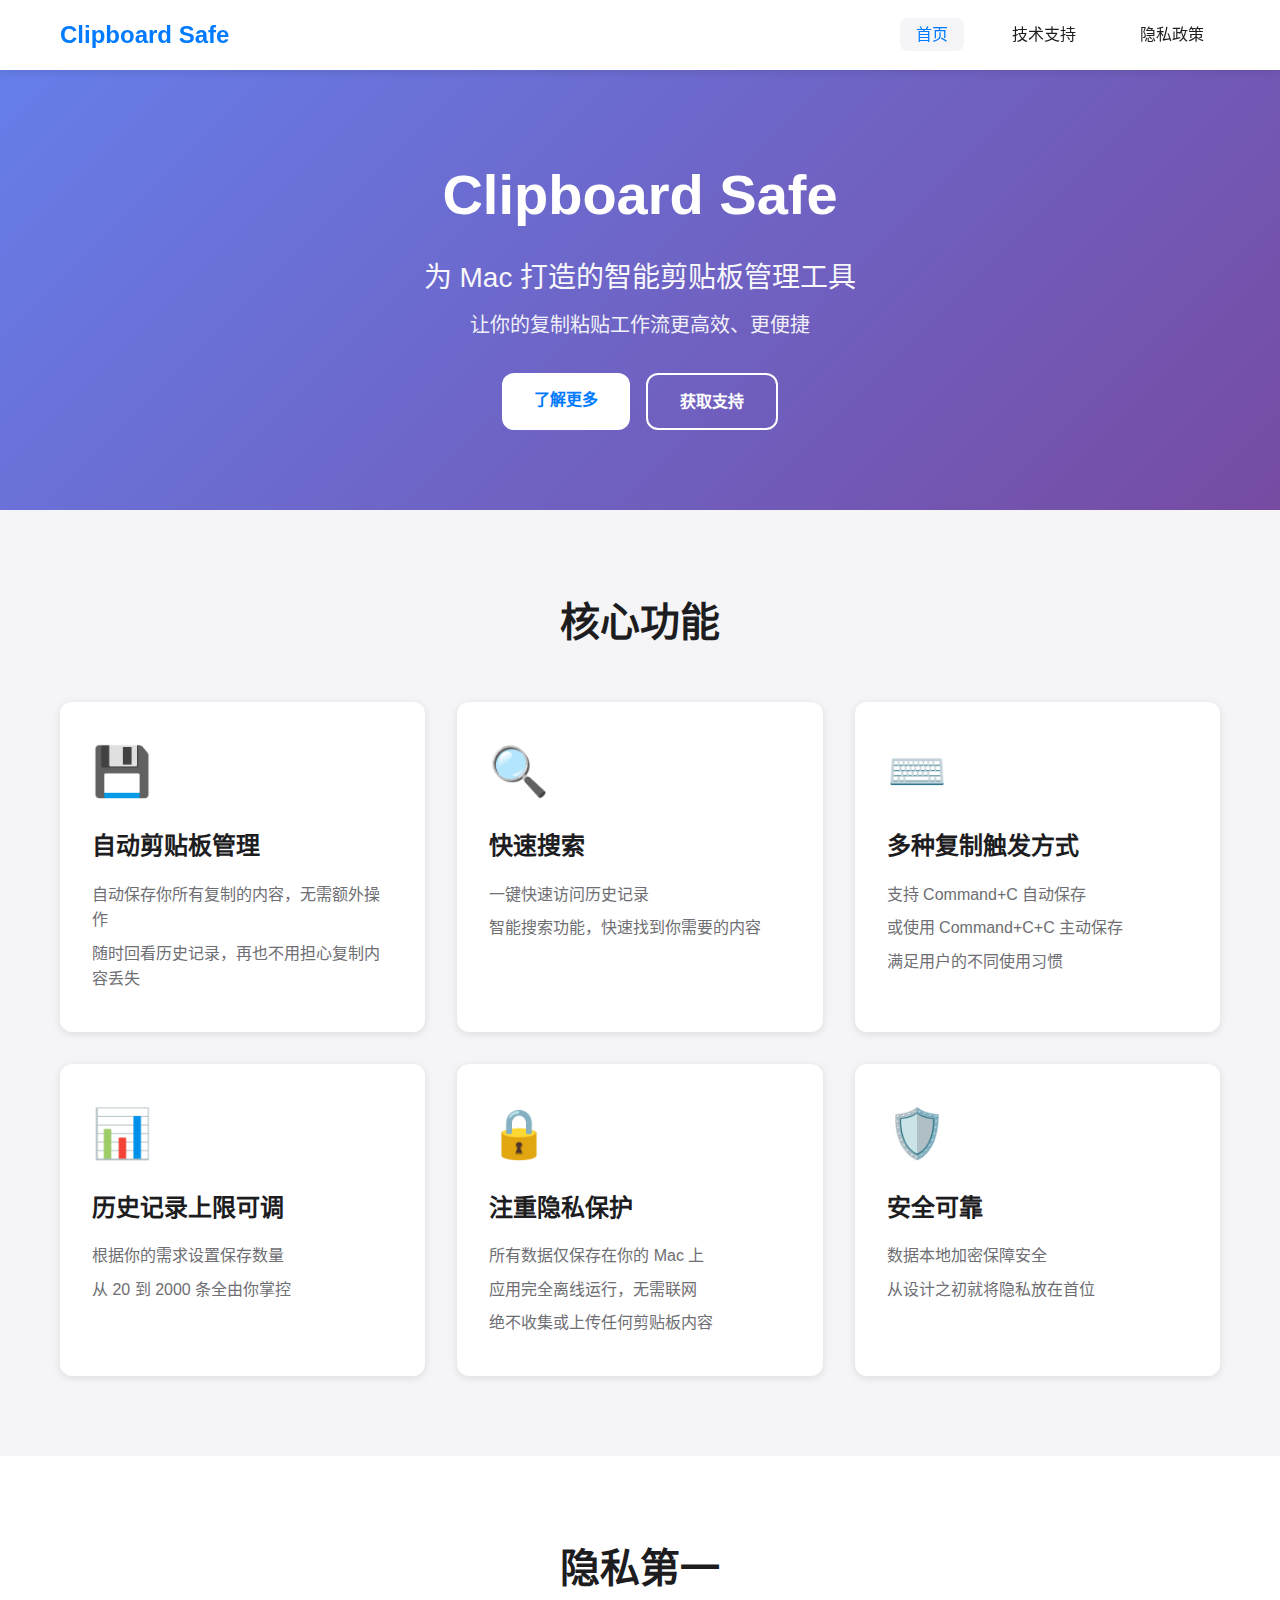
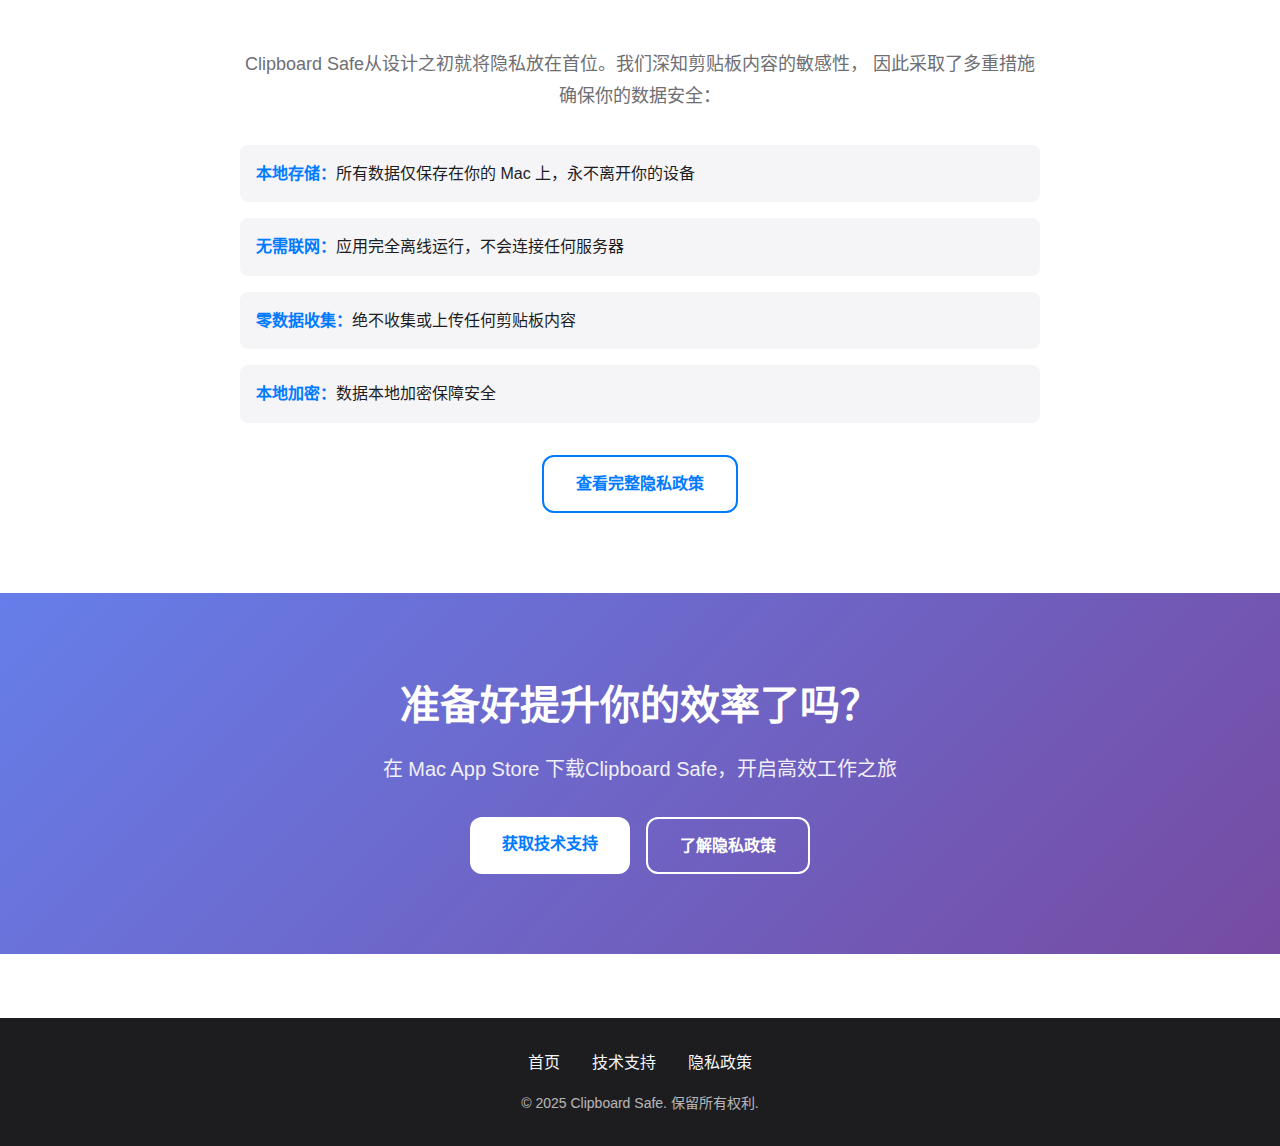
<file: index.html>
<!DOCTYPE html>
<html lang="zh-CN">
<head>
    <meta charset="UTF-8">
    <meta name="viewport" content="width=device-width, initial-scale=1.0">
    <title>Clipboard Safe - 智能剪贴板管理工具</title>
    <link rel="stylesheet" href="styles.css">
</head>
<body>
    <nav class="navbar">
        <div class="container">
            <div class="nav-brand">
                <h1>Clipboard Safe</h1>
            </div>
            <ul class="nav-menu">
                <li><a href="index.html" class="active">首页</a></li>
                <li><a href="support.html">技术支持</a></li>
                <li><a href="privacy.html">隐私政策</a></li>
            </ul>
        </div>
    </nav>

    <header class="hero">
        <div class="container">
            <div class="hero-content">
                <h1 class="hero-title">Clipboard Safe</h1>
                <p class="hero-subtitle">为 Mac 打造的智能剪贴板管理工具</p>
                <p class="hero-description">让你的复制粘贴工作流更高效、更便捷</p>
                <div class="hero-buttons">
                    <a href="#features" class="btn btn-primary">了解更多</a>
                    <a href="support.html" class="btn btn-secondary">获取支持</a>
                </div>
            </div>
        </div>
    </header>

    <section id="features" class="features">
        <div class="container">
            <h2 class="section-title">核心功能</h2>
            <div class="features-grid">
                <div class="feature-card">
                    <div class="feature-icon">💾</div>
                    <h3>自动剪贴板管理</h3>
                    <p>自动保存你所有复制的内容，无需额外操作</p>
                    <p>随时回看历史记录，再也不用担心复制内容丢失</p>
                </div>

                <div class="feature-card">
                    <div class="feature-icon">🔍</div>
                    <h3>快速搜索</h3>
                    <p>一键快速访问历史记录</p>
                    <p>智能搜索功能，快速找到你需要的内容</p>
                </div>

                <div class="feature-card">
                    <div class="feature-icon">⌨️</div>
                    <h3>多种复制触发方式</h3>
                    <p>支持 Command+C 自动保存</p>
                    <p>或使用 Command+C+C 主动保存</p>
                    <p>满足用户的不同使用习惯</p>
                </div>

                <div class="feature-card">
                    <div class="feature-icon">📊</div>
                    <h3>历史记录上限可调</h3>
                    <p>根据你的需求设置保存数量</p>
                    <p>从 20 到 2000 条全由你掌控</p>
                </div>

                <div class="feature-card">
                    <div class="feature-icon">🔒</div>
                    <h3>注重隐私保护</h3>
                    <p>所有数据仅保存在你的 Mac 上</p>
                    <p>应用完全离线运行，无需联网</p>
                    <p>绝不收集或上传任何剪贴板内容</p>
                </div>

                <div class="feature-card">
                    <div class="feature-icon">🛡️</div>
                    <h3>安全可靠</h3>
                    <p>数据本地加密保障安全</p>
                    <p>从设计之初就将隐私放在首位</p>
                </div>
            </div>
        </div>
    </section>

    <section class="privacy-highlight">
        <div class="container">
            <h2 class="section-title">隐私第一</h2>
            <div class="privacy-content">
                <p class="privacy-text">
                    Clipboard Safe从设计之初就将隐私放在首位。我们深知剪贴板内容的敏感性，
                    因此采取了多重措施确保你的数据安全：
                </p>
                <ul class="privacy-list">
                    <li><strong>本地存储：</strong>所有数据仅保存在你的 Mac 上，永不离开你的设备</li>
                    <li><strong>无需联网：</strong>应用完全离线运行，不会连接任何服务器</li>
                    <li><strong>零数据收集：</strong>绝不收集或上传任何剪贴板内容</li>
                    <li><strong>本地加密：</strong>数据本地加密保障安全</li>
                </ul>
                <a href="privacy.html" class="btn btn-outline">查看完整隐私政策</a>
            </div>
        </div>
    </section>

    <section class="cta">
        <div class="container">
            <h2>准备好提升你的效率了吗？</h2>
            <p>在 Mac App Store 下载Clipboard Safe，开启高效工作之旅</p>
            <div class="cta-buttons">
                <a href="support.html" class="btn btn-primary">获取技术支持</a>
                <a href="privacy.html" class="btn btn-secondary">了解隐私政策</a>
            </div>
        </div>
    </section>

    <footer class="footer">
        <div class="container">
            <div class="footer-content">
                <div class="footer-links">
                    <a href="index.html">首页</a>
                    <a href="support.html">技术支持</a>
                    <a href="privacy.html">隐私政策</a>
                </div>
                <p class="footer-copyright">© 2025 Clipboard Safe. 保留所有权利.</p>
            </div>
        </div>
    </footer>
</body>
</html>
</file>
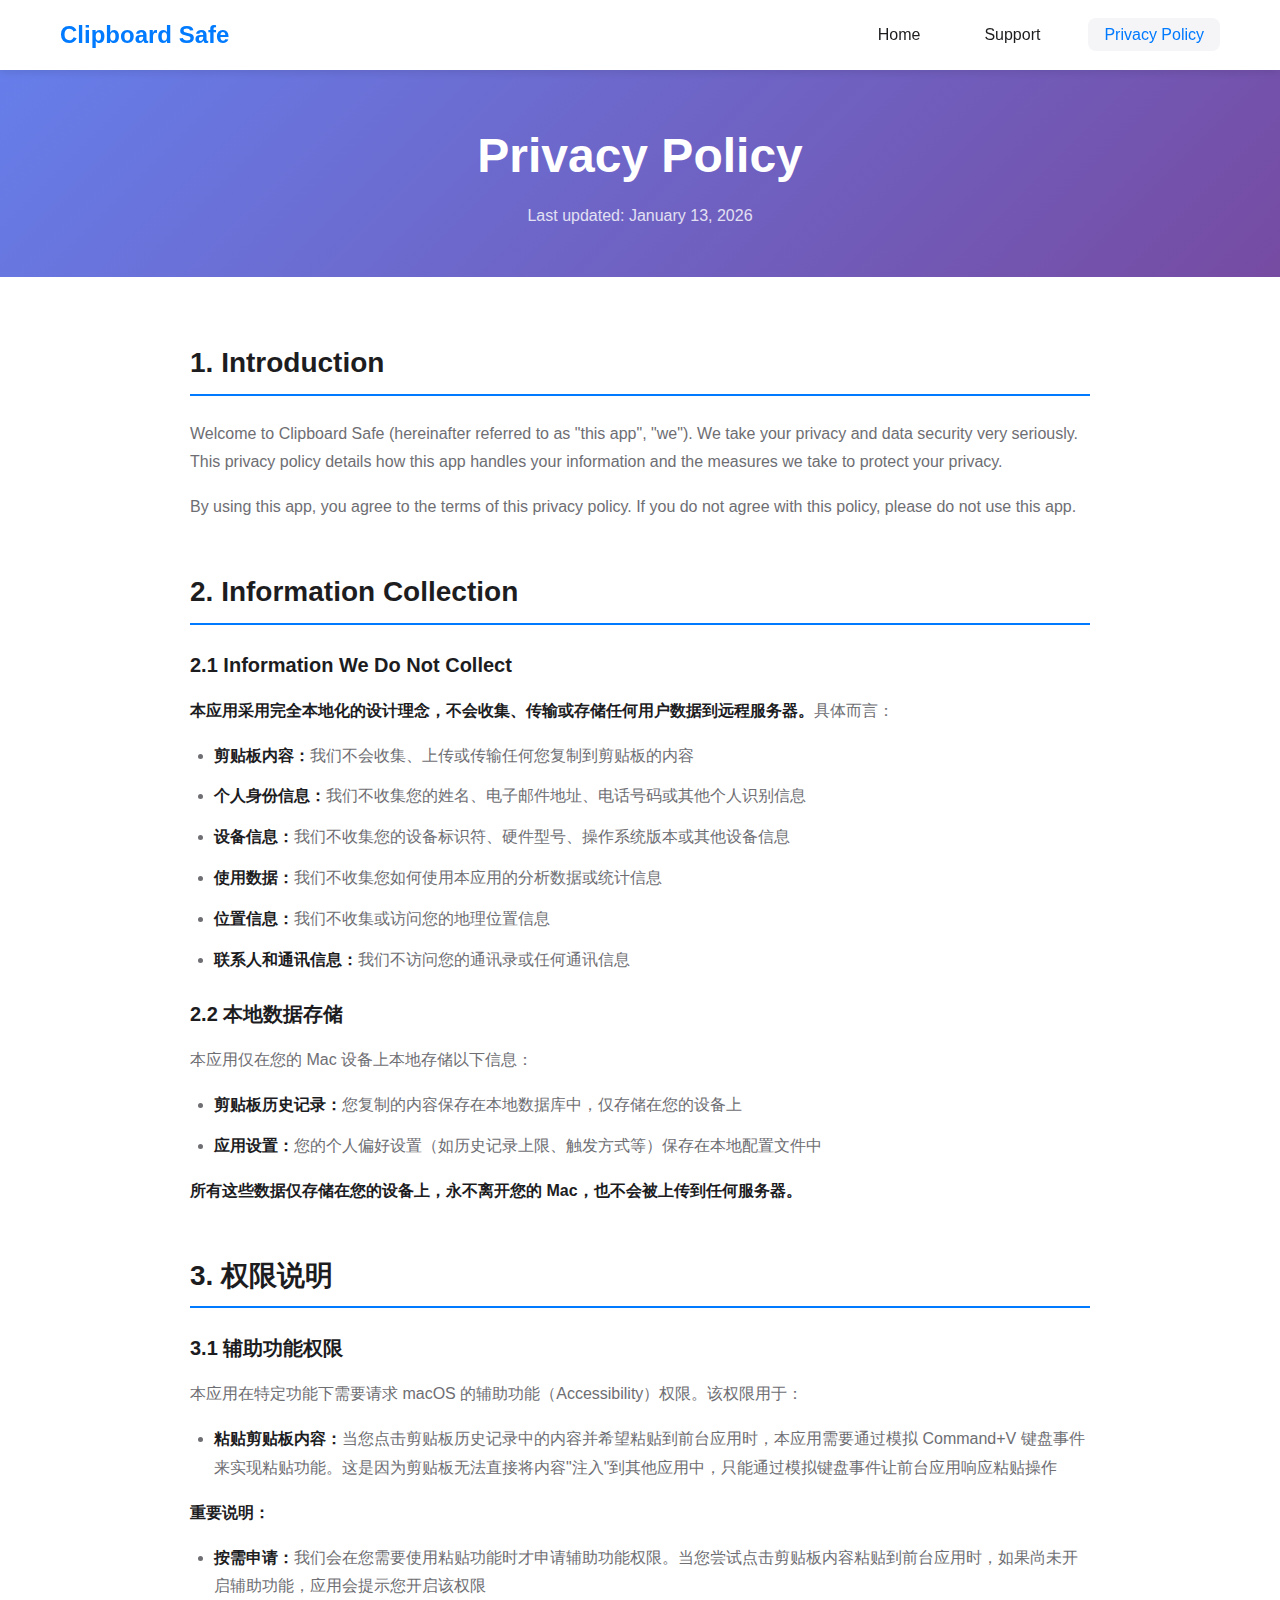
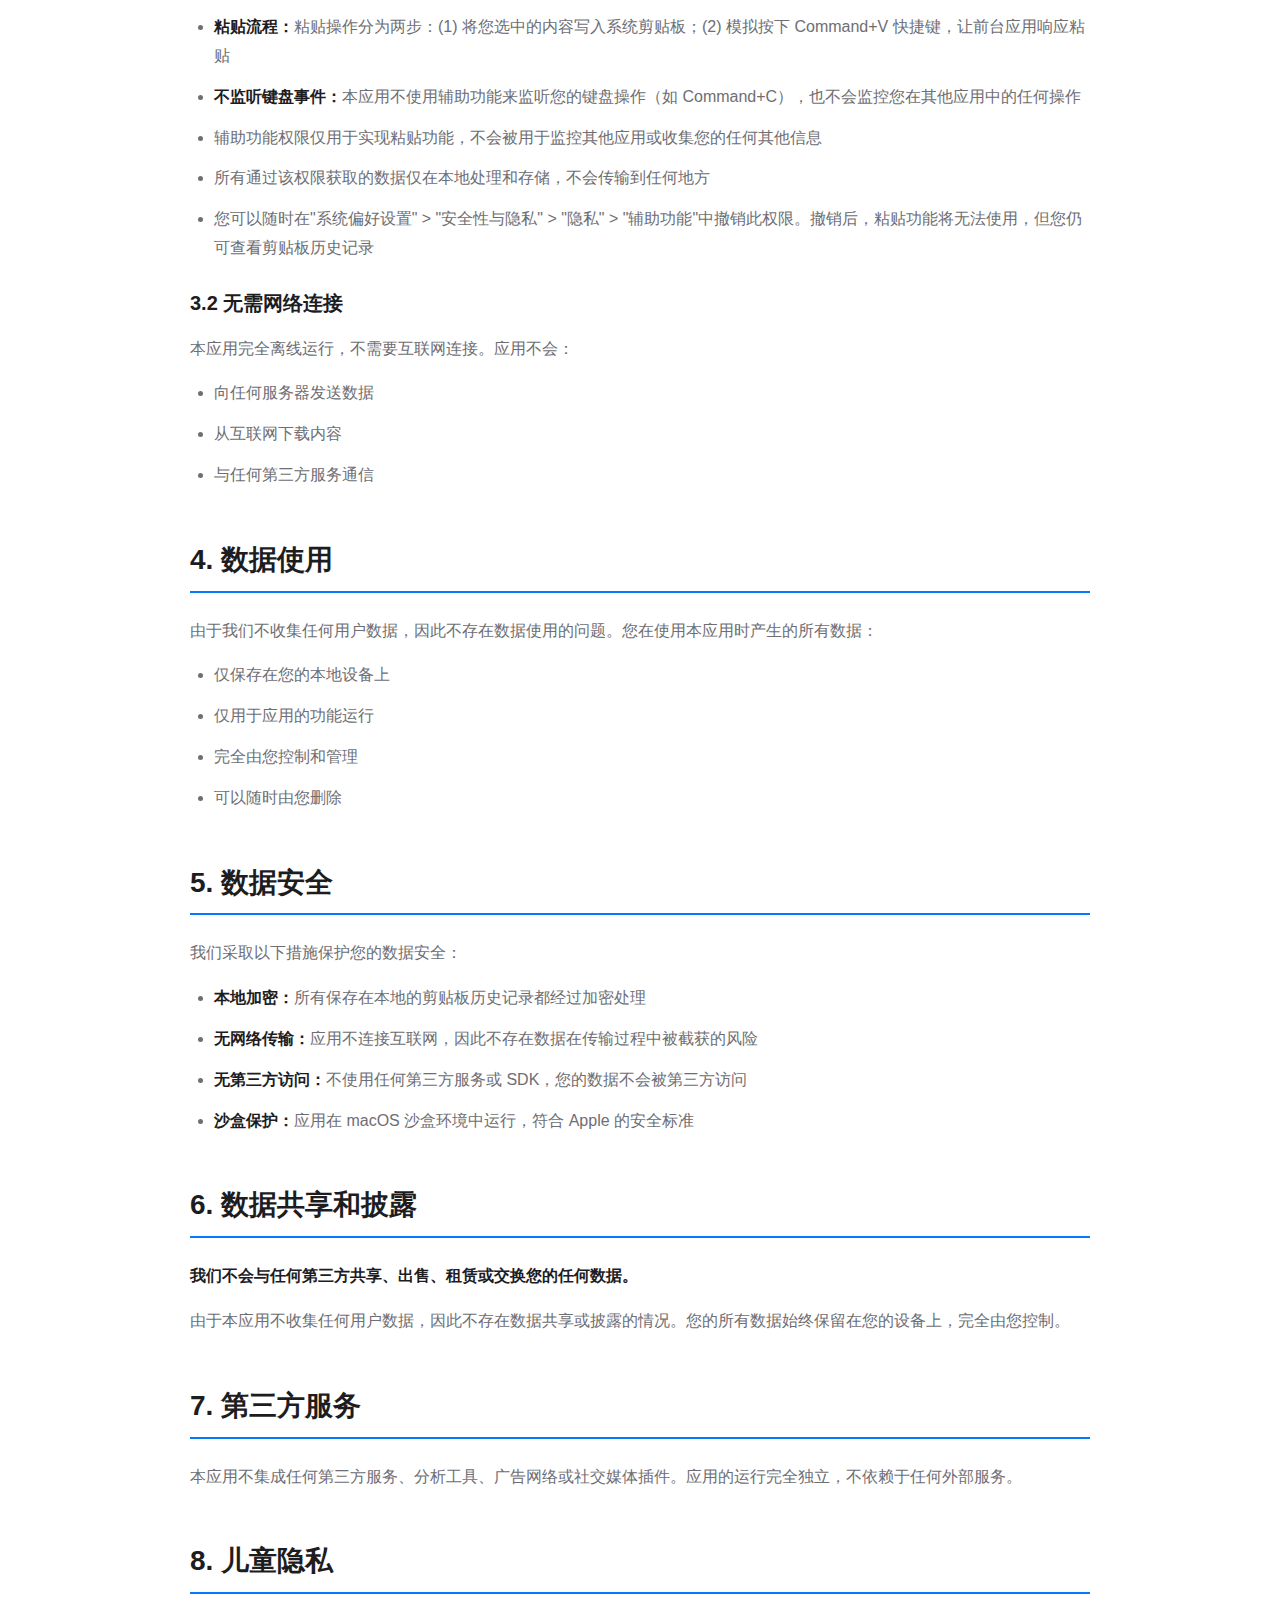
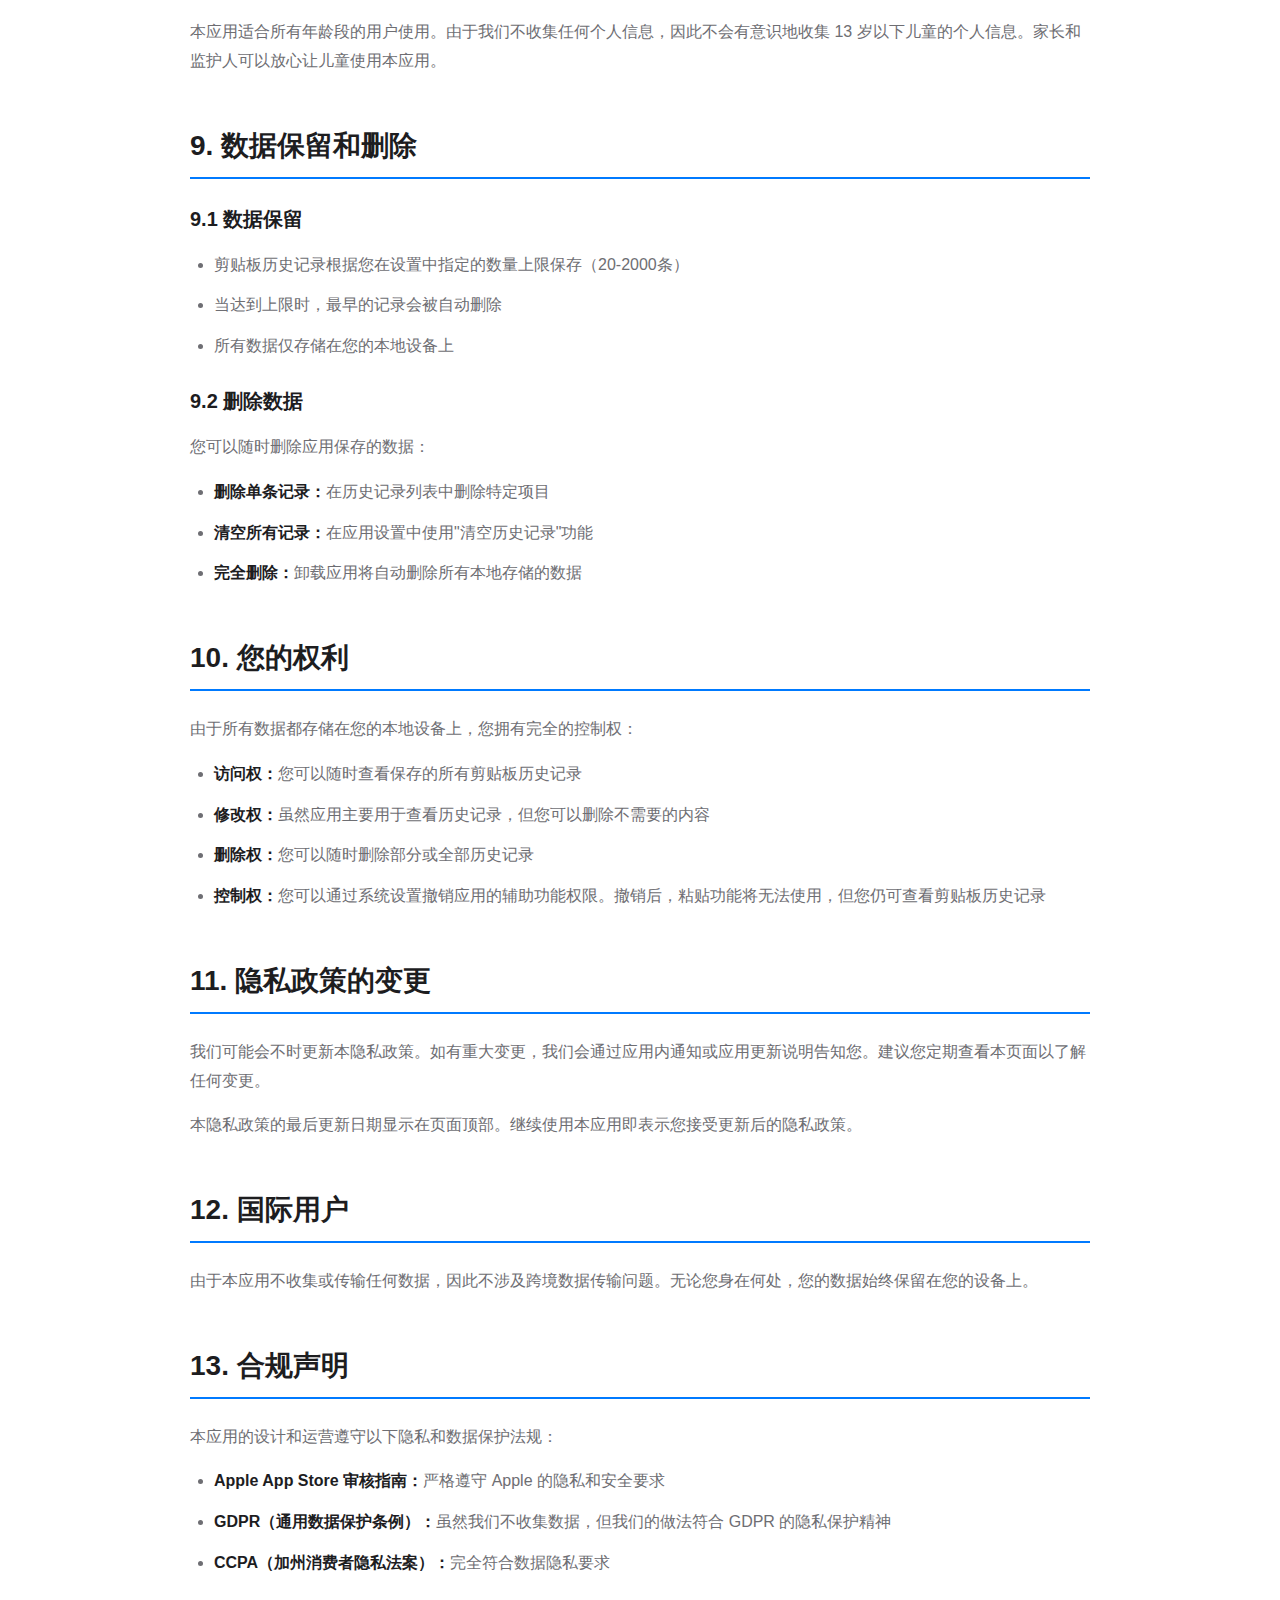
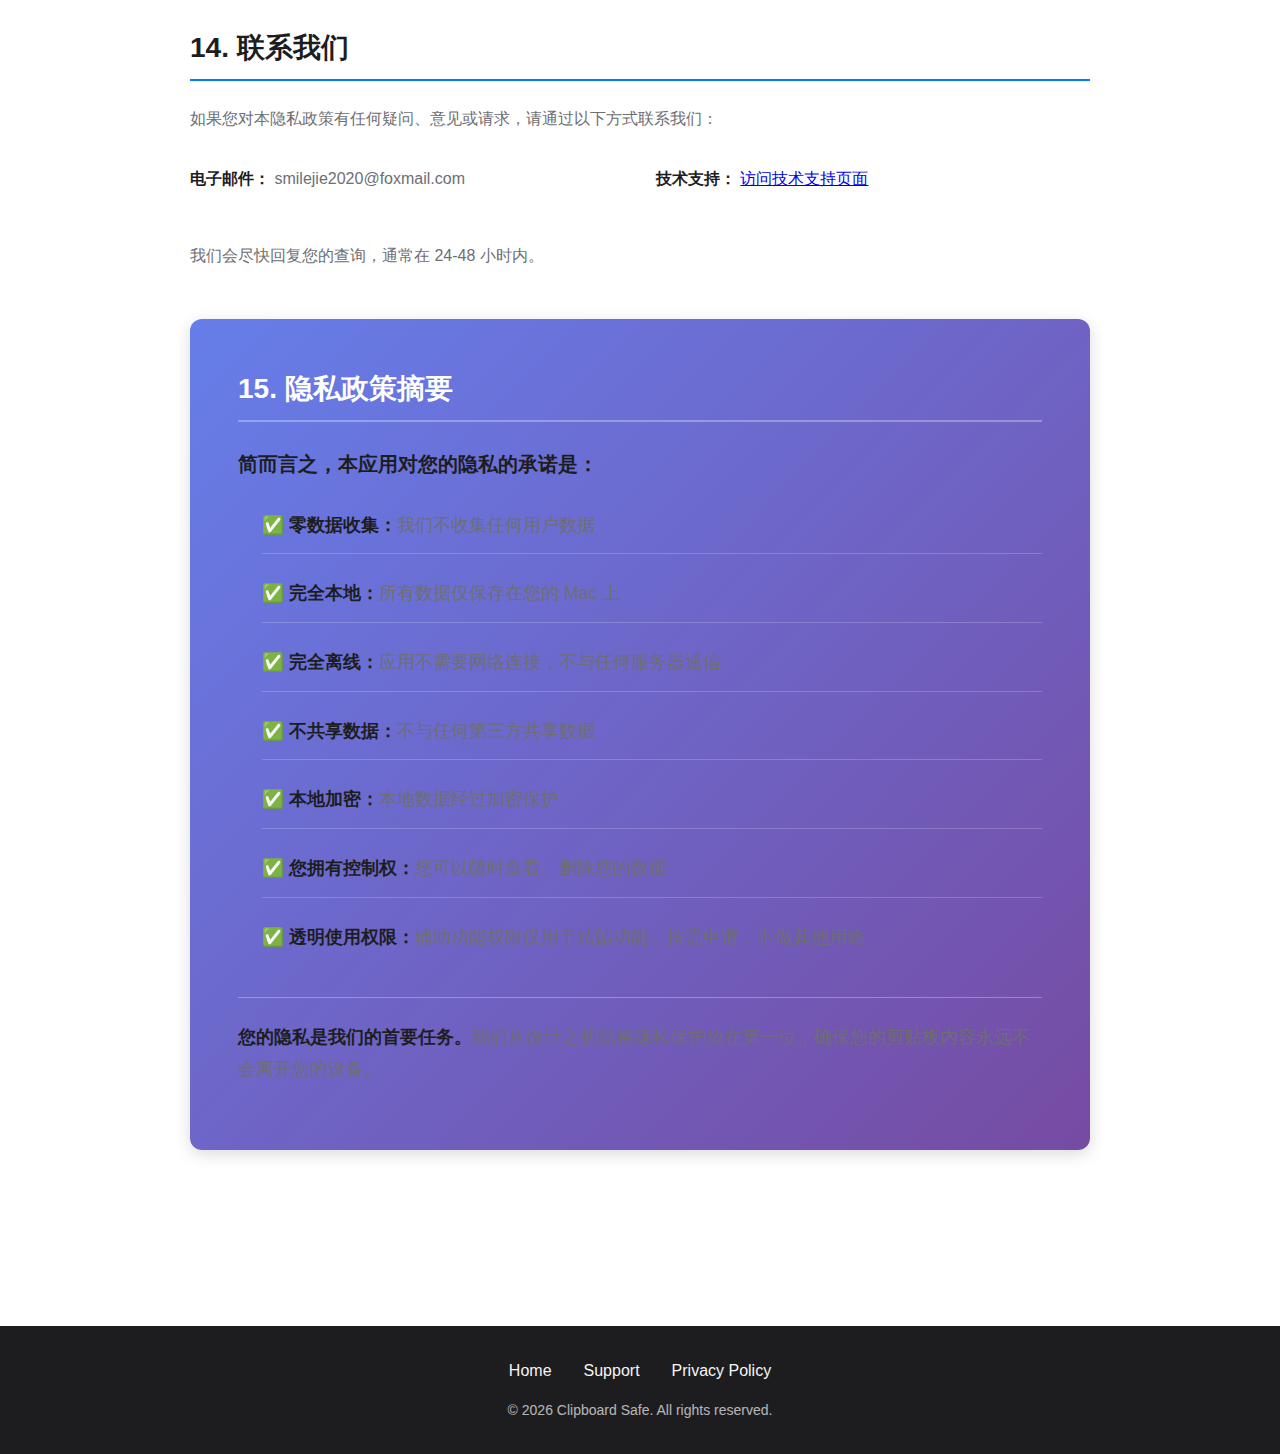
<file: privacy.html>
<!DOCTYPE html>
<html lang="en">
<head>
    <meta charset="UTF-8">
    <meta name="viewport" content="width=device-width, initial-scale=1.0">
    <title data-i18n="page_title_privacy">Privacy Policy - Clipboard Safe</title>
    <link rel="stylesheet" href="styles.css">
    <script src="i18n.js"></script>
</head>
<body>
    <nav class="navbar">
        <div class="container">
            <div class="nav-brand">
                <h1>Clipboard Safe</h1>
            </div>
            <ul class="nav-menu">
                <li><a href="index.html" data-i18n="nav_home">Home</a></li>
                <li><a href="support.html" data-i18n="nav_support">Support</a></li>
                <li><a href="privacy.html" class="active" data-i18n="nav_privacy">Privacy Policy</a></li>
            </ul>
        </div>
    </nav>

    <header class="page-header">
        <div class="container">
            <h1 data-i18n="page_header_privacy">Privacy Policy</h1>
            <p class="update-date" data-i18n="privacy_update_date">Last updated: January 9, 2026</p>
        </div>
    </header>

    <section class="privacy-policy">
        <div class="container">
            <div class="policy-content">
                
                <div class="policy-section">
                    <h2 data-i18n="privacy_section1_title">1. Introduction</h2>
                    <p data-i18n="privacy_section1_p1">Welcome to Clipboard Safe (hereinafter referred to as "this app", "we"). We take your privacy and data security very seriously. This privacy policy details how this app handles your information and the measures we take to protect your privacy.</p>
                    <p data-i18n="privacy_section1_p2">By using this app, you agree to the terms of this privacy policy. If you do not agree with this policy, please do not use this app.</p>
                </div>

                <div class="policy-section">
                    <h2 data-i18n="privacy_section2_title">2. Information Collection</h2>
                    <h3 data-i18n="privacy_section2_1_title">2.1 Information We Do Not Collect</h3>
                    <p><strong>本应用采用完全本地化的设计理念，不会收集、传输或存储任何用户数据到远程服务器。</strong>具体而言：</p>
                    <ul>
                        <li><strong>剪贴板内容：</strong>我们不会收集、上传或传输任何您复制到剪贴板的内容</li>
                        <li><strong>个人身份信息：</strong>我们不收集您的姓名、电子邮件地址、电话号码或其他个人识别信息</li>
                        <li><strong>设备信息：</strong>我们不收集您的设备标识符、硬件型号、操作系统版本或其他设备信息</li>
                        <li><strong>使用数据：</strong>我们不收集您如何使用本应用的分析数据或统计信息</li>
                        <li><strong>位置信息：</strong>我们不收集或访问您的地理位置信息</li>
                        <li><strong>联系人和通讯信息：</strong>我们不访问您的通讯录或任何通讯信息</li>
                    </ul>

                    <h3>2.2 本地数据存储</h3>
                    <p>本应用仅在您的 Mac 设备上本地存储以下信息：</p>
                    <ul>
                        <li><strong>剪贴板历史记录：</strong>您复制的内容保存在本地数据库中，仅存储在您的设备上</li>
                        <li><strong>应用设置：</strong>您的个人偏好设置（如历史记录上限、触发方式等）保存在本地配置文件中</li>
                    </ul>
                    <p><strong>所有这些数据仅存储在您的设备上，永不离开您的 Mac，也不会被上传到任何服务器。</strong></p>
                </div>

                <div class="policy-section">
                    <h2>3. 权限说明</h2>
                    <h3>3.1 辅助功能权限</h3>
                    <p>本应用在特定功能下需要请求 macOS 的辅助功能（Accessibility）权限。该权限用于：</p>
                    <ul>
                        <li><strong>粘贴剪贴板内容：</strong>当您点击剪贴板历史记录中的内容并希望粘贴到前台应用时，本应用需要通过模拟 Command+V 键盘事件来实现粘贴功能。这是因为剪贴板无法直接将内容"注入"到其他应用中，只能通过模拟键盘事件让前台应用响应粘贴操作</li>
                    </ul>
                    <p><strong>重要说明：</strong></p>
                    <ul>
                        <li><strong>按需申请：</strong>我们会在您需要使用粘贴功能时才申请辅助功能权限。当您尝试点击剪贴板内容粘贴到前台应用时，如果尚未开启辅助功能，应用会提示您开启该权限</li>
                        <li><strong>粘贴流程：</strong>粘贴操作分为两步：(1) 将您选中的内容写入系统剪贴板；(2) 模拟按下 Command+V 快捷键，让前台应用响应粘贴</li>
                        <li><strong>不监听键盘事件：</strong>本应用不使用辅助功能来监听您的键盘操作（如 Command+C），也不会监控您在其他应用中的任何操作</li>
                        <li>辅助功能权限仅用于实现粘贴功能，不会被用于监控其他应用或收集您的任何其他信息</li>
                        <li>所有通过该权限获取的数据仅在本地处理和存储，不会传输到任何地方</li>
                        <li>您可以随时在"系统偏好设置" > "安全性与隐私" > "隐私" > "辅助功能"中撤销此权限。撤销后，粘贴功能将无法使用，但您仍可查看剪贴板历史记录</li>
                    </ul>

                    <h3>3.2 无需网络连接</h3>
                    <p>本应用完全离线运行，不需要互联网连接。应用不会：</p>
                    <ul>
                        <li>向任何服务器发送数据</li>
                        <li>从互联网下载内容</li>
                        <li>与任何第三方服务通信</li>
                    </ul>
                </div>

                <div class="policy-section">
                    <h2>4. 数据使用</h2>
                    <p>由于我们不收集任何用户数据，因此不存在数据使用的问题。您在使用本应用时产生的所有数据：</p>
                    <ul>
                        <li>仅保存在您的本地设备上</li>
                        <li>仅用于应用的功能运行</li>
                        <li>完全由您控制和管理</li>
                        <li>可以随时由您删除</li>
                    </ul>
                </div>

                <div class="policy-section">
                    <h2>5. 数据安全</h2>
                    <p>我们采取以下措施保护您的数据安全：</p>
                    <ul>
                        <li><strong>本地加密：</strong>所有保存在本地的剪贴板历史记录都经过加密处理</li>
                        <li><strong>无网络传输：</strong>应用不连接互联网，因此不存在数据在传输过程中被截获的风险</li>
                        <li><strong>无第三方访问：</strong>不使用任何第三方服务或 SDK，您的数据不会被第三方访问</li>
                        <li><strong>沙盒保护：</strong>应用在 macOS 沙盒环境中运行，符合 Apple 的安全标准</li>
                    </ul>
                </div>

                <div class="policy-section">
                    <h2>6. 数据共享和披露</h2>
                    <p><strong>我们不会与任何第三方共享、出售、租赁或交换您的任何数据。</strong></p>
                    <p>由于本应用不收集任何用户数据，因此不存在数据共享或披露的情况。您的所有数据始终保留在您的设备上，完全由您控制。</p>
                </div>

                <div class="policy-section">
                    <h2>7. 第三方服务</h2>
                    <p>本应用不集成任何第三方服务、分析工具、广告网络或社交媒体插件。应用的运行完全独立，不依赖于任何外部服务。</p>
                </div>

                <div class="policy-section">
                    <h2>8. 儿童隐私</h2>
                    <p>本应用适合所有年龄段的用户使用。由于我们不收集任何个人信息，因此不会有意识地收集 13 岁以下儿童的个人信息。家长和监护人可以放心让儿童使用本应用。</p>
                </div>

                <div class="policy-section">
                    <h2>9. 数据保留和删除</h2>
                    <h3>9.1 数据保留</h3>
                    <ul>
                        <li>剪贴板历史记录根据您在设置中指定的数量上限保存（20-2000条）</li>
                        <li>当达到上限时，最早的记录会被自动删除</li>
                        <li>所有数据仅存储在您的本地设备上</li>
                    </ul>

                    <h3>9.2 删除数据</h3>
                    <p>您可以随时删除应用保存的数据：</p>
                    <ul>
                        <li><strong>删除单条记录：</strong>在历史记录列表中删除特定项目</li>
                        <li><strong>清空所有记录：</strong>在应用设置中使用"清空历史记录"功能</li>
                        <li><strong>完全删除：</strong>卸载应用将自动删除所有本地存储的数据</li>
                    </ul>
                </div>

                <div class="policy-section">
                    <h2>10. 您的权利</h2>
                    <p>由于所有数据都存储在您的本地设备上，您拥有完全的控制权：</p>
                    <ul>
                        <li><strong>访问权：</strong>您可以随时查看保存的所有剪贴板历史记录</li>
                        <li><strong>修改权：</strong>虽然应用主要用于查看历史记录，但您可以删除不需要的内容</li>
                        <li><strong>删除权：</strong>您可以随时删除部分或全部历史记录</li>
                        <li><strong>控制权：</strong>您可以通过系统设置撤销应用的辅助功能权限。撤销后，粘贴功能将无法使用，但您仍可查看剪贴板历史记录</li>
                    </ul>
                </div>

                <div class="policy-section">
                    <h2>11. 隐私政策的变更</h2>
                    <p>我们可能会不时更新本隐私政策。如有重大变更，我们会通过应用内通知或应用更新说明告知您。建议您定期查看本页面以了解任何变更。</p>
                    <p>本隐私政策的最后更新日期显示在页面顶部。继续使用本应用即表示您接受更新后的隐私政策。</p>
                </div>

                <div class="policy-section">
                    <h2>12. 国际用户</h2>
                    <p>由于本应用不收集或传输任何数据，因此不涉及跨境数据传输问题。无论您身在何处，您的数据始终保留在您的设备上。</p>
                </div>

                <div class="policy-section">
                    <h2>13. 合规声明</h2>
                    <p>本应用的设计和运营遵守以下隐私和数据保护法规：</p>
                    <ul>
                        <li><strong>Apple App Store 审核指南：</strong>严格遵守 Apple 的隐私和安全要求</li>
                        <li><strong>GDPR（通用数据保护条例）：</strong>虽然我们不收集数据，但我们的做法符合 GDPR 的隐私保护精神</li>
                        <li><strong>CCPA（加州消费者隐私法案）：</strong>完全符合数据隐私要求</li>
                    </ul>
                </div>

                <div class="policy-section">
                    <h2>14. 联系我们</h2>
                    <p>如果您对本隐私政策有任何疑问、意见或请求，请通过以下方式联系我们：</p>
                    <div class="contact-info">
                        <p><strong>电子邮件：</strong> smilejie2020@foxmail.com </p>
                        <p><strong>技术支持：</strong> <a href="support.html">访问技术支持页面</a></p>
                    </div>
                    <p>我们会尽快回复您的查询，通常在 24-48 小时内。</p>
                </div>

                <div class="policy-section summary-box">
                    <h2>15. 隐私政策摘要</h2>
                    <p class="summary-intro"><strong>简而言之，本应用对您的隐私的承诺是：</strong></p>
                    <ul class="summary-list">
                        <li>✅ <strong>零数据收集：</strong>我们不收集任何用户数据</li>
                        <li>✅ <strong>完全本地：</strong>所有数据仅保存在您的 Mac 上</li>
                        <li>✅ <strong>完全离线：</strong>应用不需要网络连接，不与任何服务器通信</li>
                        <li>✅ <strong>不共享数据：</strong>不与任何第三方共享数据</li>
                        <li>✅ <strong>本地加密：</strong>本地数据经过加密保护</li>
                        <li>✅ <strong>您拥有控制权：</strong>您可以随时查看、删除您的数据</li>
                        <li>✅ <strong>透明使用权限：</strong>辅助功能权限仅用于粘贴功能，按需申请，不做其他用途</li>
                    </ul>
                    <p class="summary-note"><strong>您的隐私是我们的首要任务。</strong>我们从设计之初就将隐私保护放在第一位，确保您的剪贴板内容永远不会离开您的设备。</p>
                </div>

            </div>
        </div>
    </section>

    <footer class="footer">
        <div class="container">
            <div class="footer-content">
                <div class="footer-links">
                    <a href="index.html" data-i18n="nav_home">Home</a>
                    <a href="support.html" data-i18n="nav_support">Support</a>
                    <a href="privacy.html" data-i18n="nav_privacy">Privacy Policy</a>
                </div>
                <p class="footer-copyright" data-i18n="footer_copyright">© 2025 Clipboard Safe. All rights reserved.</p>
            </div>
        </div>
    </footer>
</body>
</html>
</file>
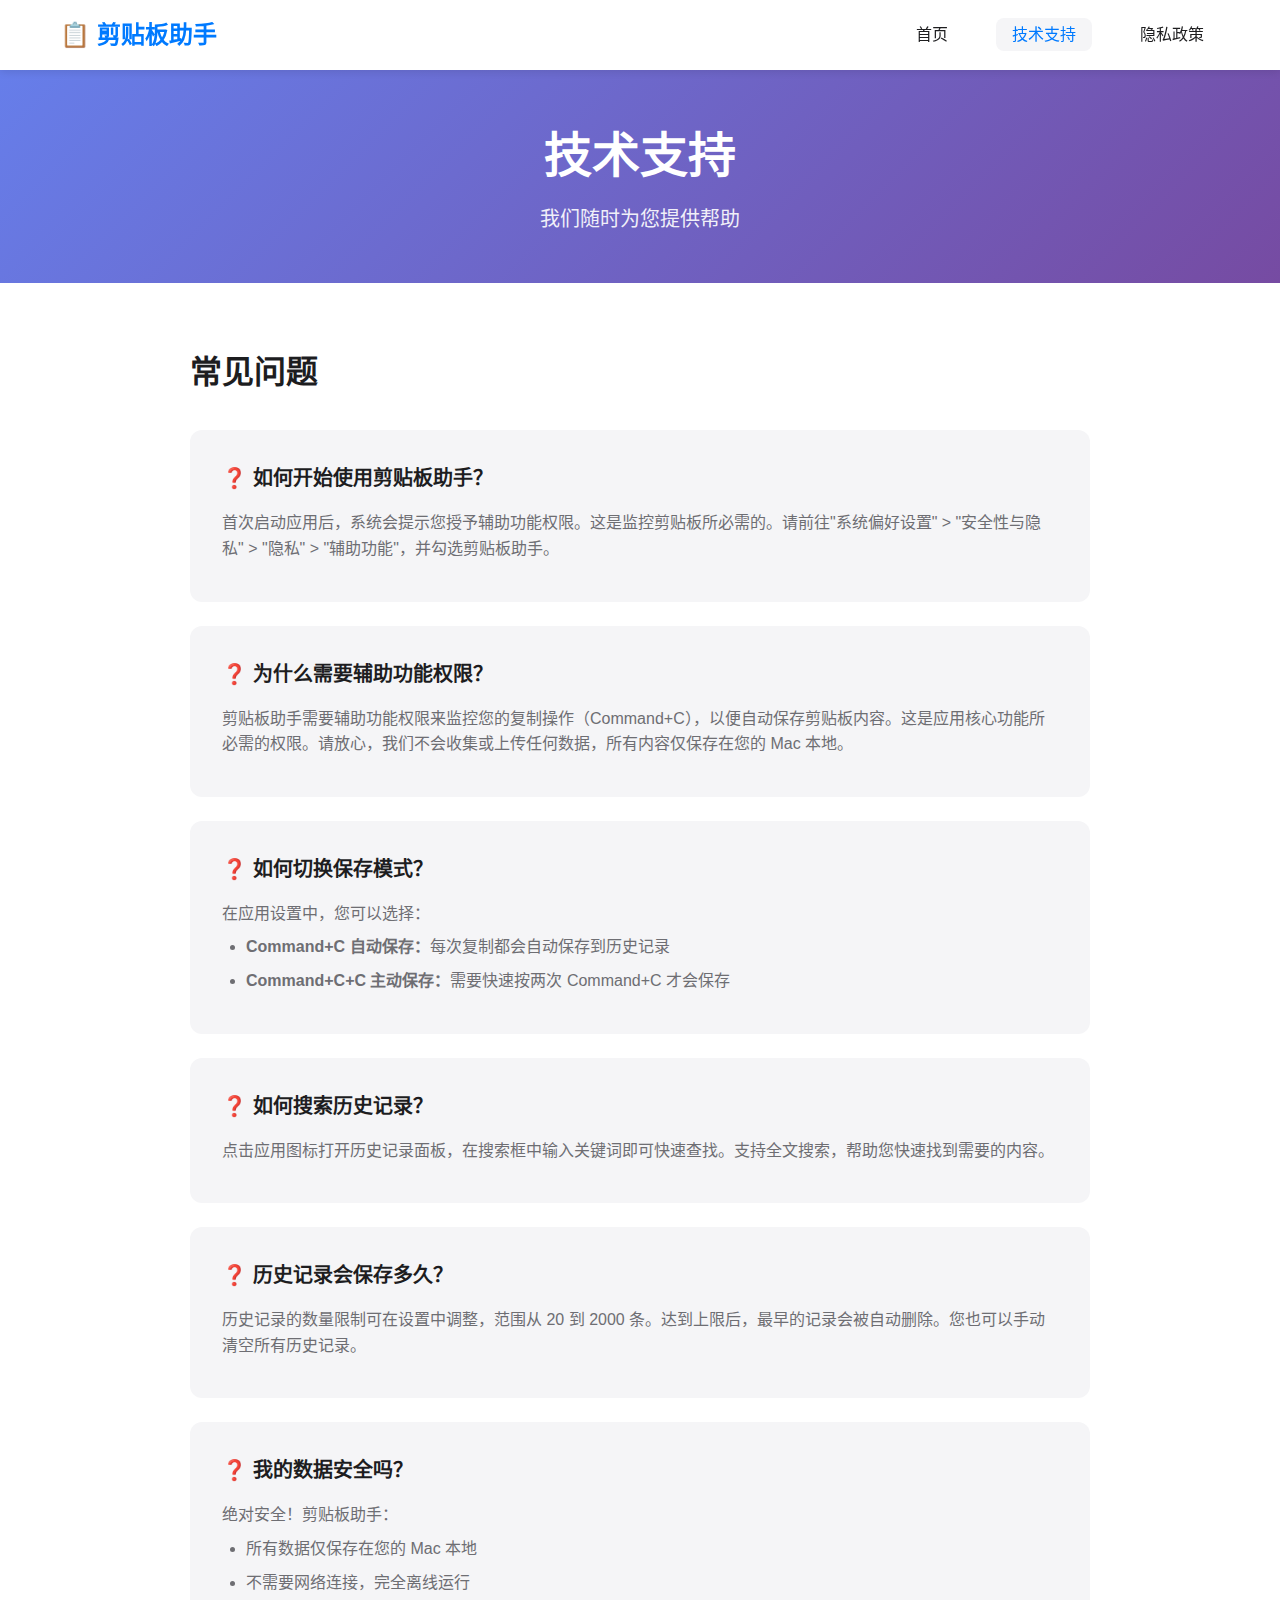
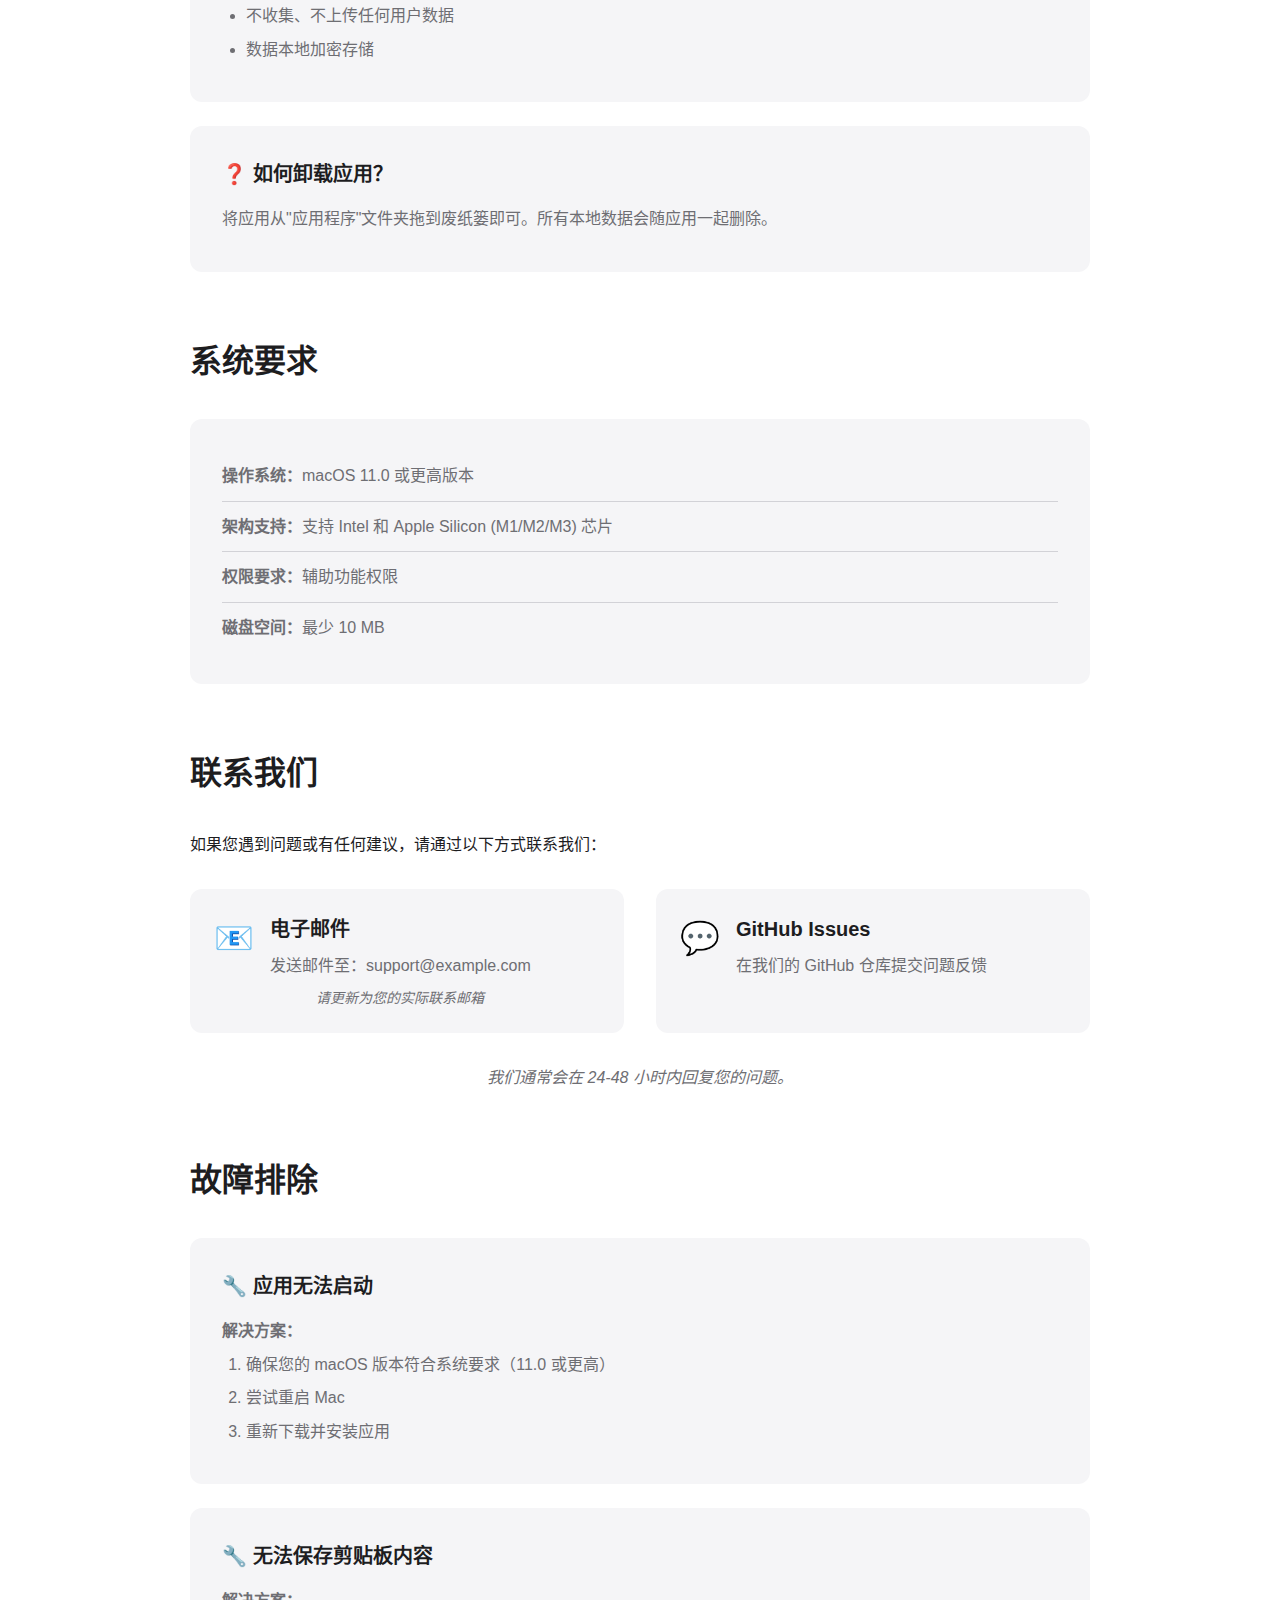
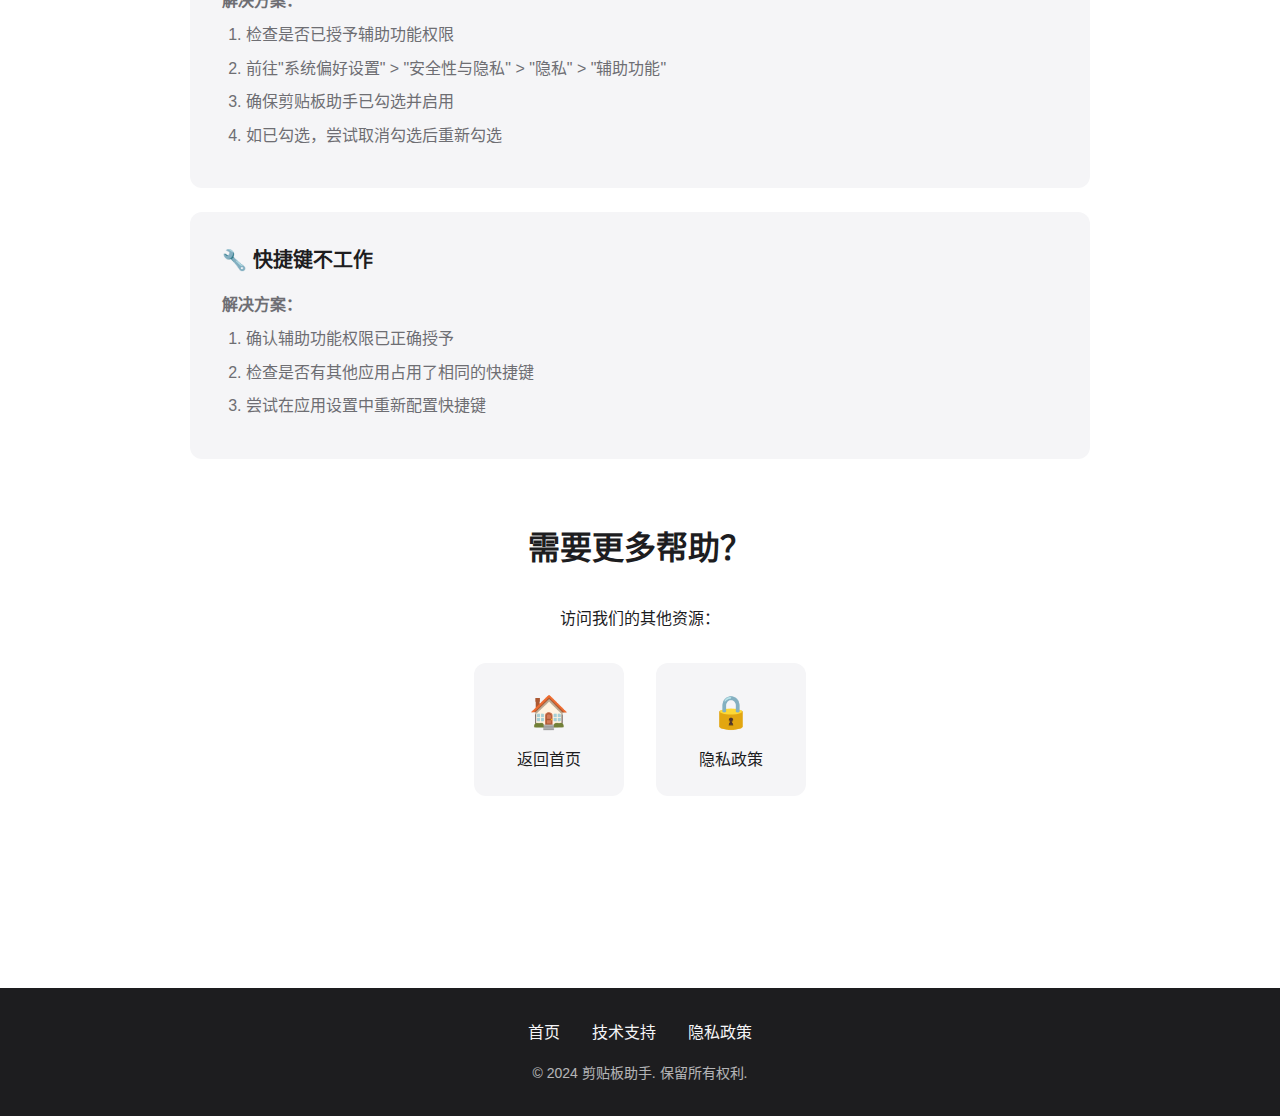
<file: support.html>
<!DOCTYPE html>
<html lang="zh-CN">
<head>
    <meta charset="UTF-8">
    <meta name="viewport" content="width=device-width, initial-scale=1.0">
    <title>技术支持 - 剪贴板助手</title>
    <link rel="stylesheet" href="styles.css">
</head>
<body>
    <nav class="navbar">
        <div class="container">
            <div class="nav-brand">
                <h1>📋 剪贴板助手</h1>
            </div>
            <ul class="nav-menu">
                <li><a href="index.html">首页</a></li>
                <li><a href="support.html" class="active">技术支持</a></li>
                <li><a href="privacy.html">隐私政策</a></li>
            </ul>
        </div>
    </nav>

    <header class="page-header">
        <div class="container">
            <h1>技术支持</h1>
            <p>我们随时为您提供帮助</p>
        </div>
    </header>

    <section class="support-content">
        <div class="container">
            <div class="support-section">
                <h2>常见问题</h2>
                
                <div class="faq-item">
                    <h3>❓ 如何开始使用剪贴板助手？</h3>
                    <p>首次启动应用后，系统会提示您授予辅助功能权限。这是监控剪贴板所必需的。请前往"系统偏好设置" > "安全性与隐私" > "隐私" > "辅助功能"，并勾选剪贴板助手。</p>
                </div>

                <div class="faq-item">
                    <h3>❓ 为什么需要辅助功能权限？</h3>
                    <p>剪贴板助手需要辅助功能权限来监控您的复制操作（Command+C），以便自动保存剪贴板内容。这是应用核心功能所必需的权限。请放心，我们不会收集或上传任何数据，所有内容仅保存在您的 Mac 本地。</p>
                </div>

                <div class="faq-item">
                    <h3>❓ 如何切换保存模式？</h3>
                    <p>在应用设置中，您可以选择：</p>
                    <ul>
                        <li><strong>Command+C 自动保存：</strong>每次复制都会自动保存到历史记录</li>
                        <li><strong>Command+C+C 主动保存：</strong>需要快速按两次 Command+C 才会保存</li>
                    </ul>
                </div>

                <div class="faq-item">
                    <h3>❓ 如何搜索历史记录？</h3>
                    <p>点击应用图标打开历史记录面板，在搜索框中输入关键词即可快速查找。支持全文搜索，帮助您快速找到需要的内容。</p>
                </div>

                <div class="faq-item">
                    <h3>❓ 历史记录会保存多久？</h3>
                    <p>历史记录的数量限制可在设置中调整，范围从 20 到 2000 条。达到上限后，最早的记录会被自动删除。您也可以手动清空所有历史记录。</p>
                </div>

                <div class="faq-item">
                    <h3>❓ 我的数据安全吗？</h3>
                    <p>绝对安全！剪贴板助手：</p>
                    <ul>
                        <li>所有数据仅保存在您的 Mac 本地</li>
                        <li>不需要网络连接，完全离线运行</li>
                        <li>不收集、不上传任何用户数据</li>
                        <li>数据本地加密存储</li>
                    </ul>
                </div>

                <div class="faq-item">
                    <h3>❓ 如何卸载应用？</h3>
                    <p>将应用从"应用程序"文件夹拖到废纸篓即可。所有本地数据会随应用一起删除。</p>
                </div>
            </div>

            <div class="support-section">
                <h2>系统要求</h2>
                <div class="requirements">
                    <ul>
                        <li><strong>操作系统：</strong>macOS 11.0 或更高版本</li>
                        <li><strong>架构支持：</strong>支持 Intel 和 Apple Silicon (M1/M2/M3) 芯片</li>
                        <li><strong>权限要求：</strong>辅助功能权限</li>
                        <li><strong>磁盘空间：</strong>最少 10 MB</li>
                    </ul>
                </div>
            </div>

            <div class="support-section">
                <h2>联系我们</h2>
                <p>如果您遇到问题或有任何建议，请通过以下方式联系我们：</p>
                <div class="contact-info">
                    <div class="contact-item">
                        <div class="contact-icon">📧</div>
                        <div class="contact-details">
                            <h3>电子邮件</h3>
                            <p>发送邮件至：support@example.com</p>
                            <p class="response-time" style="margin-top: 0.5rem; font-size: 0.875rem;">请更新为您的实际联系邮箱</p>
                        </div>
                    </div>
                    <div class="contact-item">
                        <div class="contact-icon">💬</div>
                        <div class="contact-details">
                            <h3>GitHub Issues</h3>
                            <p>在我们的 GitHub 仓库提交问题反馈</p>
                        </div>
                    </div>
                </div>
                <p class="response-time">我们通常会在 24-48 小时内回复您的问题。</p>
            </div>

            <div class="support-section">
                <h2>故障排除</h2>
                
                <div class="troubleshooting-item">
                    <h3>🔧 应用无法启动</h3>
                    <p><strong>解决方案：</strong></p>
                    <ol>
                        <li>确保您的 macOS 版本符合系统要求（11.0 或更高）</li>
                        <li>尝试重启 Mac</li>
                        <li>重新下载并安装应用</li>
                    </ol>
                </div>

                <div class="troubleshooting-item">
                    <h3>🔧 无法保存剪贴板内容</h3>
                    <p><strong>解决方案：</strong></p>
                    <ol>
                        <li>检查是否已授予辅助功能权限</li>
                        <li>前往"系统偏好设置" > "安全性与隐私" > "隐私" > "辅助功能"</li>
                        <li>确保剪贴板助手已勾选并启用</li>
                        <li>如已勾选，尝试取消勾选后重新勾选</li>
                    </ol>
                </div>

                <div class="troubleshooting-item">
                    <h3>🔧 快捷键不工作</h3>
                    <p><strong>解决方案：</strong></p>
                    <ol>
                        <li>确认辅助功能权限已正确授予</li>
                        <li>检查是否有其他应用占用了相同的快捷键</li>
                        <li>尝试在应用设置中重新配置快捷键</li>
                    </ol>
                </div>
            </div>

            <div class="support-section help-center">
                <h2>需要更多帮助？</h2>
                <p>访问我们的其他资源：</p>
                <div class="help-links">
                    <a href="index.html" class="help-link">
                        <span>🏠</span>
                        <span>返回首页</span>
                    </a>
                    <a href="privacy.html" class="help-link">
                        <span>🔒</span>
                        <span>隐私政策</span>
                    </a>
                </div>
            </div>
        </div>
    </section>

    <footer class="footer">
        <div class="container">
            <div class="footer-content">
                <div class="footer-links">
                    <a href="index.html">首页</a>
                    <a href="support.html">技术支持</a>
                    <a href="privacy.html">隐私政策</a>
                </div>
                <p class="footer-copyright">© 2024 剪贴板助手. 保留所有权利.</p>
            </div>
        </div>
    </footer>
</body>
</html>
</file>
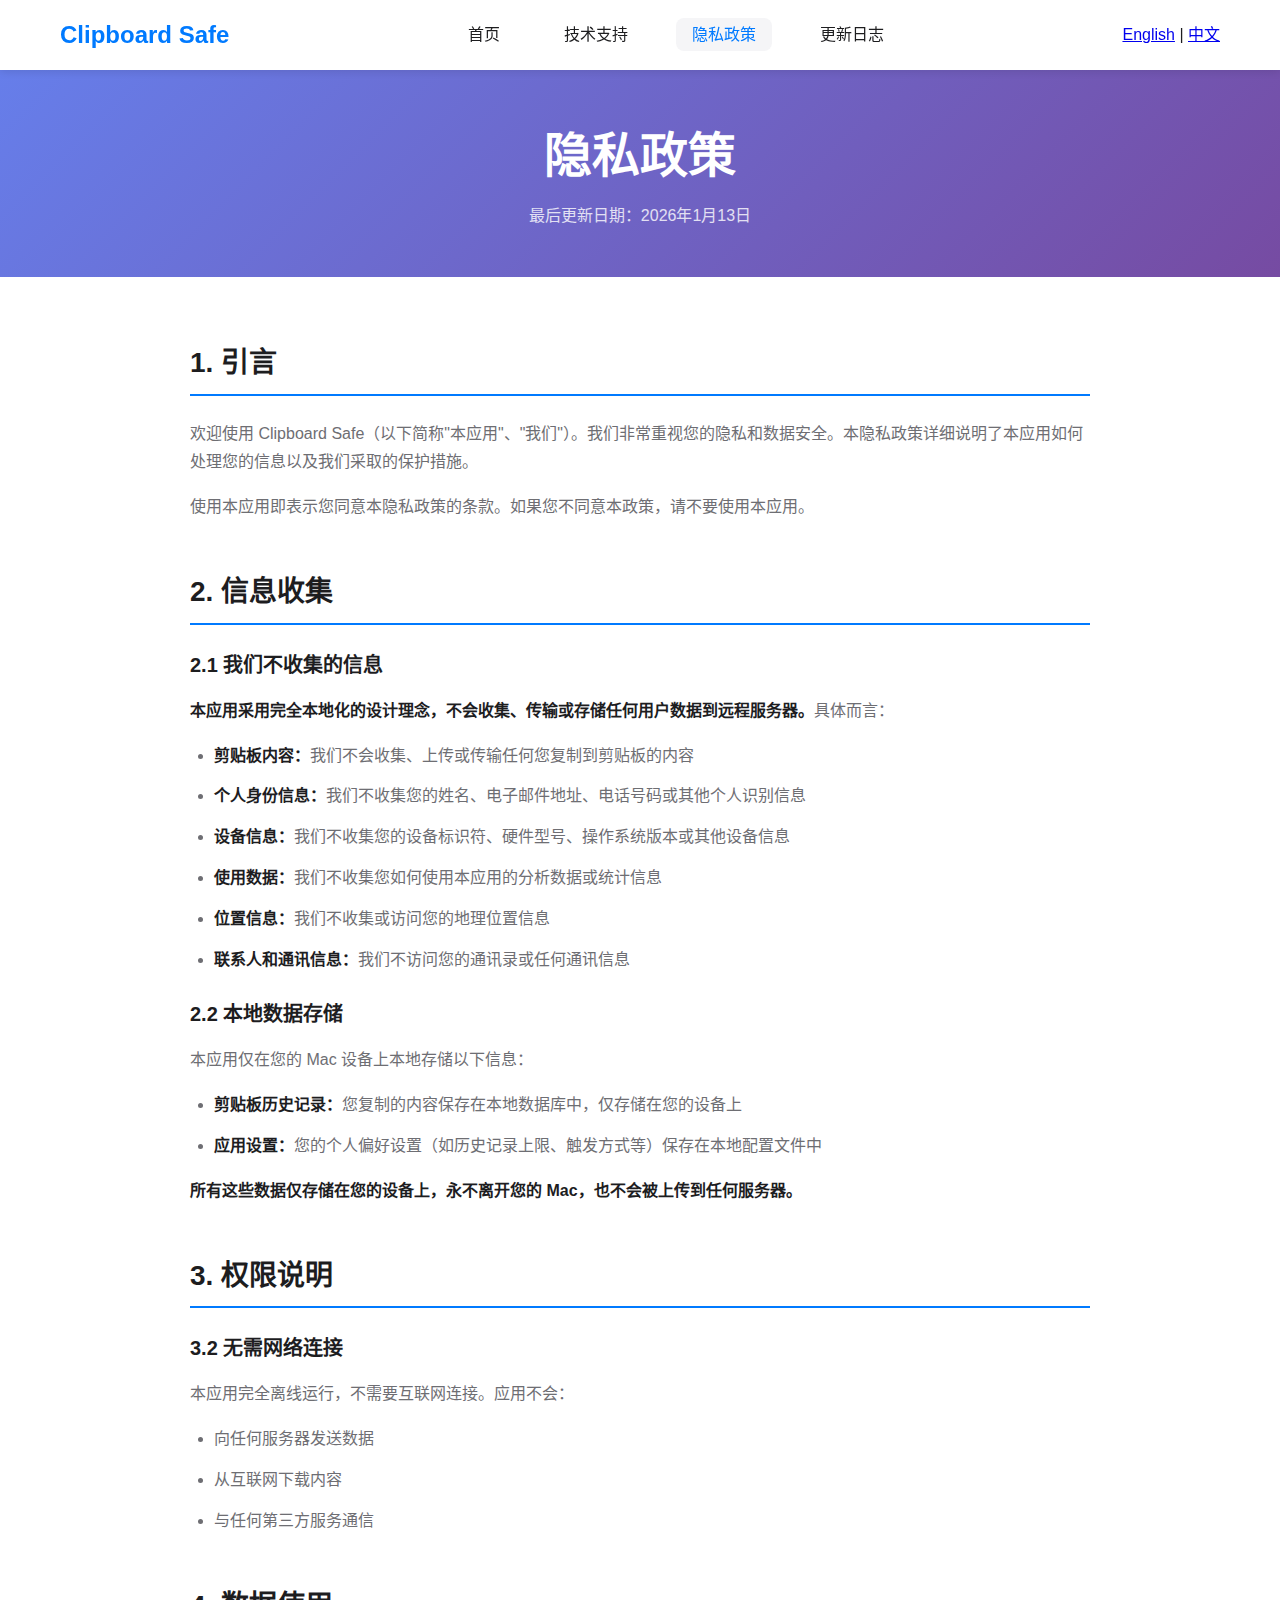
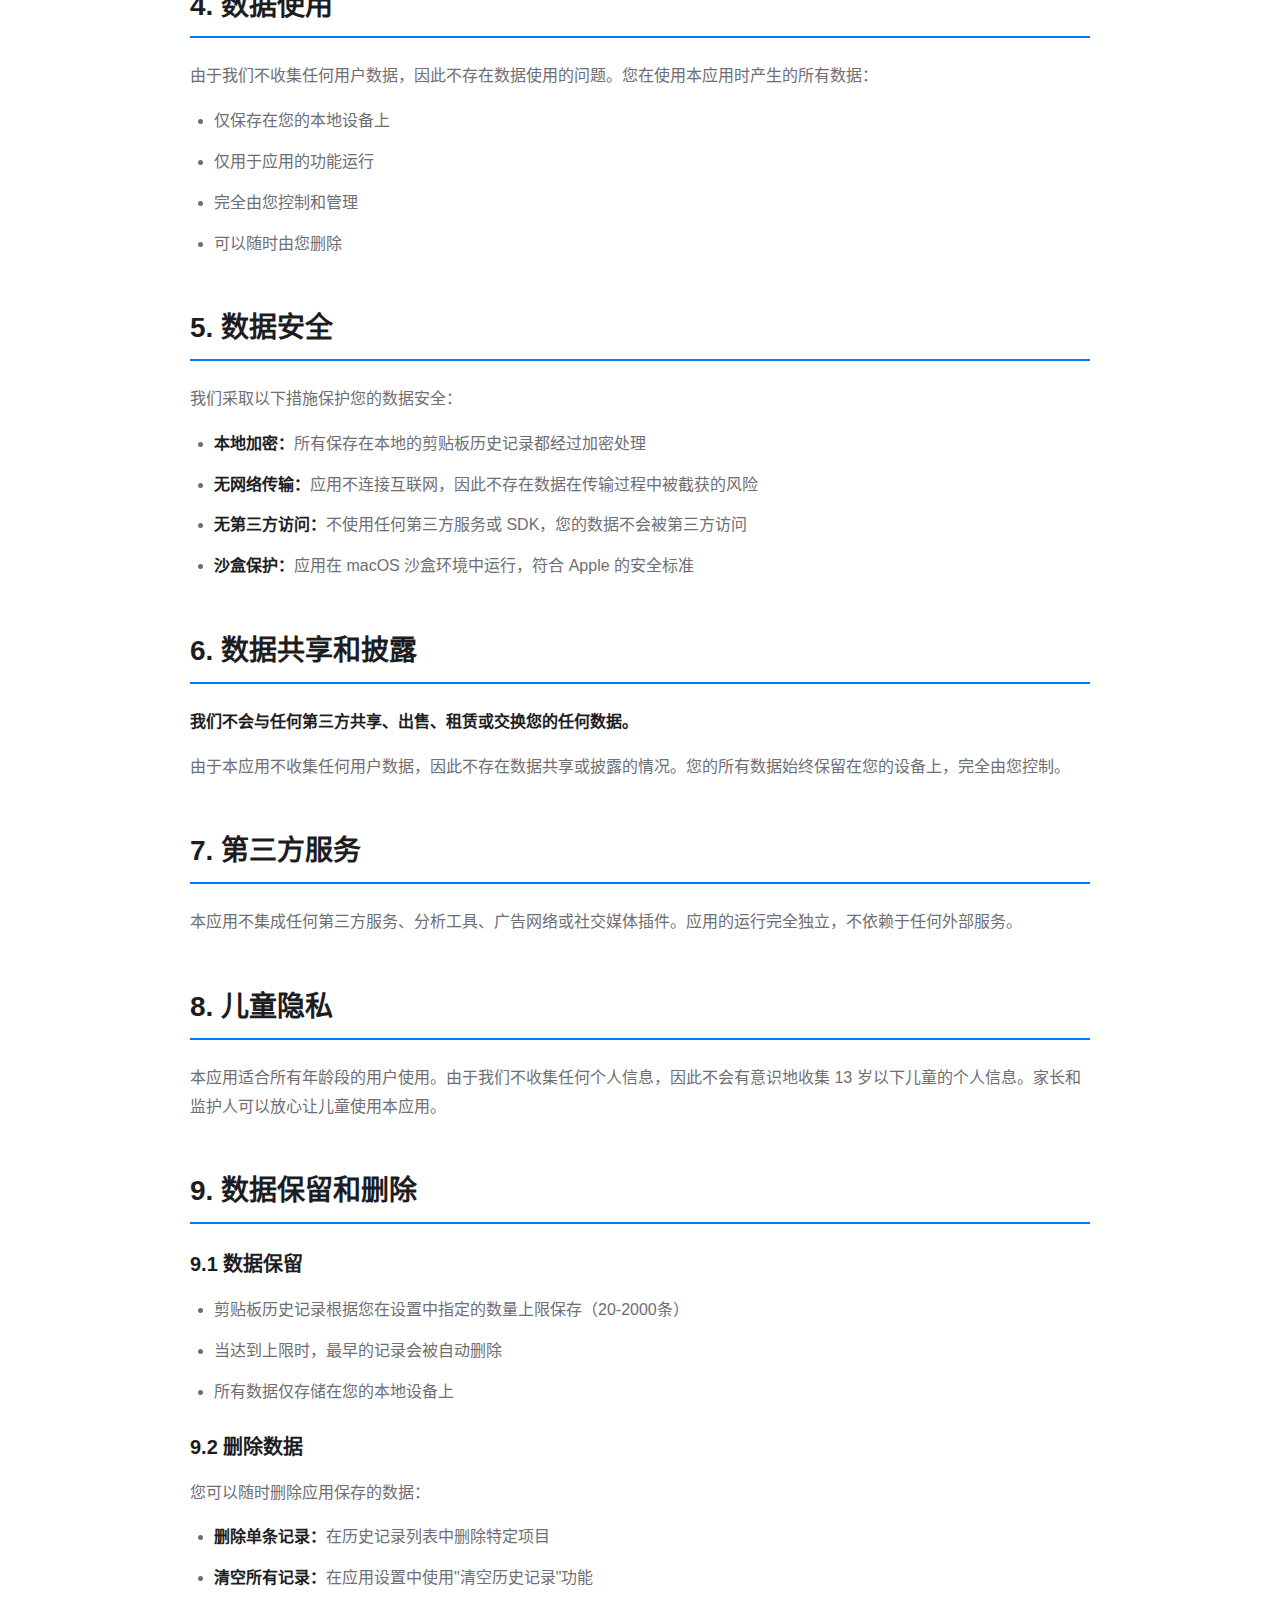
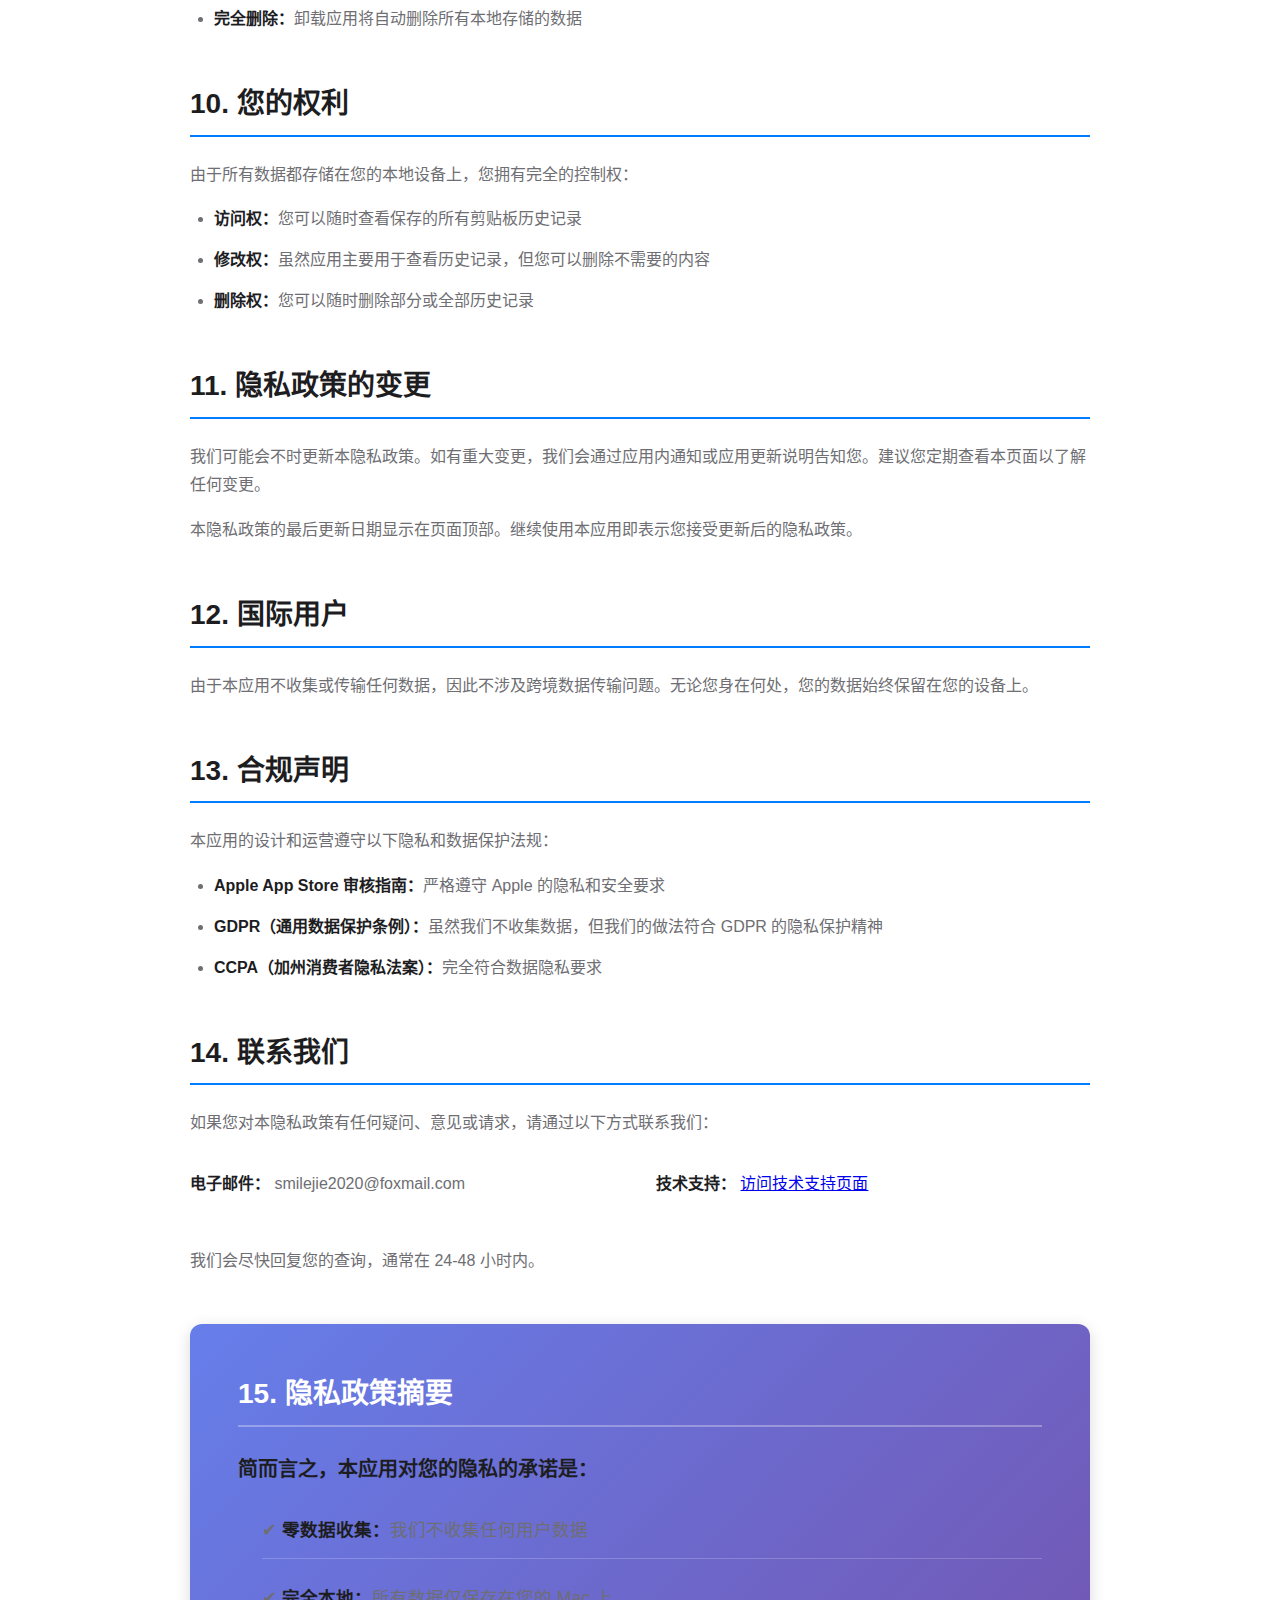
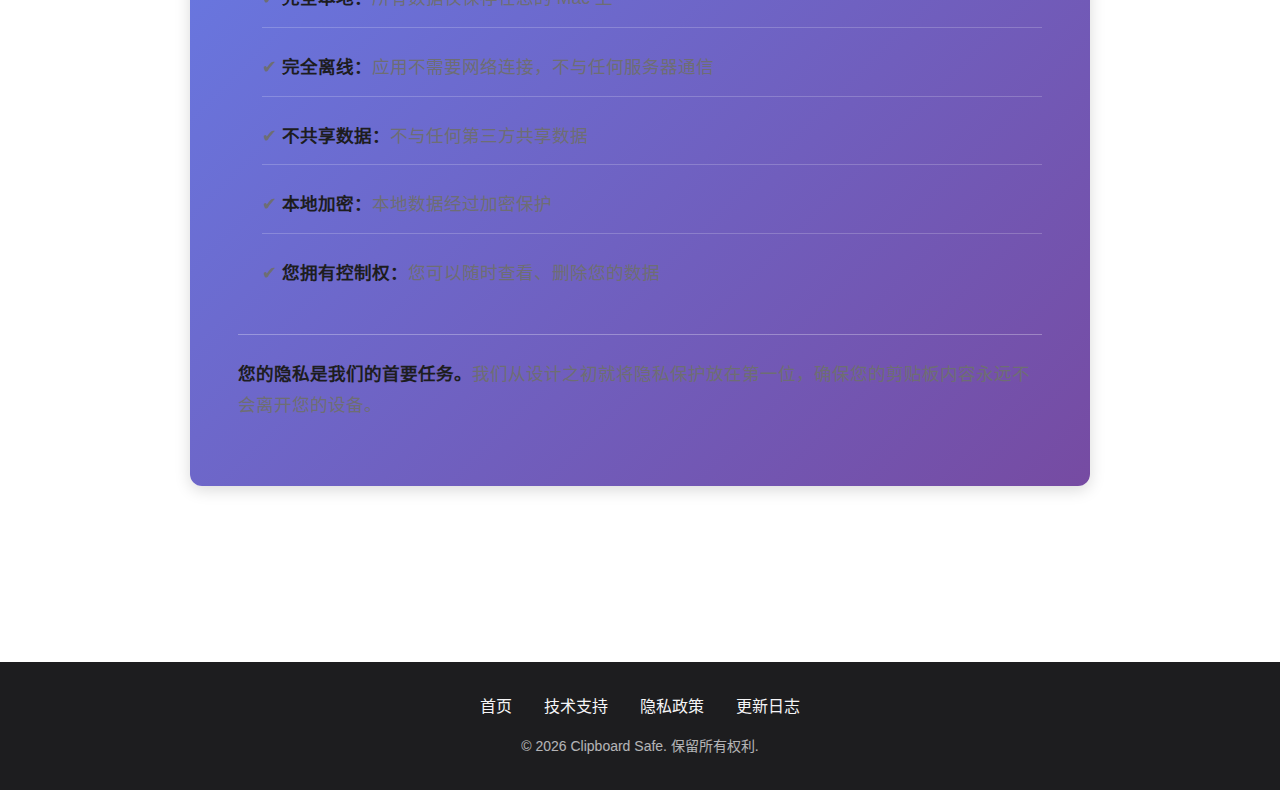
<file: zh/privacy.html>
<!DOCTYPE html>
<html lang="zh-CN">
<head>
    <meta charset="UTF-8">
    <meta name="viewport" content="width=device-width, initial-scale=1.0">
    <meta name="description" content="Clipboard Safe Privacy Policy. Learn how we protect your data with zero data collection, local storage only, and complete offline operation. Your privacy is our priority.">
    <meta name="theme-color" content="#4CAF50">
    <meta name="robots" content="index, follow, max-snippet:-1, max-image-preview:large, max-video-preview:-1">
    <title data-i18n="page_title_privacy">Privacy Policy - Clipboard Safe</title>
    <link rel="canonical" href="https://clipboardsafe.com/zh/privacy.html">
    <link rel="stylesheet" href="../styles.css">
    <script src="../i18n.js"></script>
    <!-- Open Graph / Facebook -->
    <meta property="og:type" content="website">
    <meta property="og:url" content="https://clipboardsafe.com/zh/privacy.html">
    <meta property="og:title" content="Privacy Policy - Clipboard Safe">
    <meta property="og:description" content="Understand our commitment to privacy. Zero data collection, local storage only, encrypted data protection.">
    <meta property="og:image" content="https://clipboardsafe.com/statics/og-image.png">
    <!-- Twitter -->
    <meta name="twitter:card" content="summary">
    <meta name="twitter:url" content="https://clipboardsafe.com/privacy.html">
    <meta name="twitter:title" content="Privacy Policy - Clipboard Safe">
    <meta name="twitter:description" content="Understand our commitment to privacy. Zero data collection, local storage only, encrypted data protection.">
    <!-- Favicon -->
    <link rel="apple-touch-icon" href="/apple-touch-icon.png">
    <link rel="icon" type="image/png" href="/favicon.png">
    <link rel="manifest" href="/manifest.json">
</head>
<body>
    <nav class="navbar">
        <div class="container">
            <div class="nav-brand">
                <h1>Clipboard Safe</h1>
            </div>
            <ul class="nav-menu">
                <li><a href="index.html" data-i18n="nav_home">Home</a></li>
                <li><a href="support.html" data-i18n="nav_support">Support</a></li>
                <li><a href="privacy.html" class="active" data-i18n="nav_privacy">Privacy Policy</a></li>
                <li><a href="changelog.html" data-i18n="nav_changelog">Changelog</a></li>
            </ul>
            <div class="language-switcher"></div>
        </div>
    </nav>

    <header class="page-header">
        <div class="container">
            <h1 data-i18n="page_header_privacy">Privacy Policy</h1>
            <p class="update-date" data-i18n="privacy_update_date">Last updated: January 13, 2026</p>
        </div>
    </header>

    <section class="privacy-policy">
        <div class="container">
            <div class="policy-content">
                
                <div class="policy-section">
                    <h2 data-i18n="privacy_section1_title">1. Introduction</h2>
                    <p data-i18n="privacy_section1_p1">Welcome to Clipboard Safe (hereinafter referred to as "this app", "we"). We take your privacy and data security very seriously. This privacy policy details how this app handles your information and the measures we take to protect your privacy.</p>
                    <p data-i18n="privacy_section1_p2">By using this app, you agree to the terms of this privacy policy. If you do not agree with this policy, please do not use this app.</p>
                </div>

                <div class="policy-section">
                    <h2 data-i18n="privacy_section2_title">2. Information Collection</h2>
                    <h3 data-i18n="privacy_section2_1_title">2.1 Information We Do Not Collect</h3>
                    <p data-i18n="privacy_section2_1_p"><strong>This app adopts a fully localized design philosophy and does not collect, transmit, or store any user data to remote servers.</strong> Specifically:</p>
                    <ul>
                        <li data-i18n="privacy_section2_1_item1"><strong>Clipboard Content:</strong> We do not collect, upload, or transmit any content you copy to the clipboard</li>
                        <li data-i18n="privacy_section2_1_item2"><strong>Personal Information:</strong> We do not collect your name, email address, phone number, or other personal identification information</li>
                        <li data-i18n="privacy_section2_1_item3"><strong>Device Information:</strong> We do not collect your device identifiers, hardware model, operating system version, or other device information</li>
                        <li data-i18n="privacy_section2_1_item4"><strong>Usage Data:</strong> We do not collect analytics data or statistics about how you use this app</li>
                        <li data-i18n="privacy_section2_1_item5"><strong>Location Information:</strong> We do not collect or access your geographic location information</li>
                        <li data-i18n="privacy_section2_1_item6"><strong>Contacts and Communications:</strong> We do not access your contacts or any communication information</li>
                    </ul>

                    <h3 data-i18n="privacy_section2_2_title">2.2 Local Data Storage</h3>
                    <p data-i18n="privacy_section2_2_p1">This app only stores the following information locally on your Mac device:</p>
                    <ul>
                        <li data-i18n="privacy_section2_2_item1"><strong>Clipboard History:</strong> Content you copy is saved in a local database, stored only on your device</li>
                        <li data-i18n="privacy_section2_2_item2"><strong>App Settings:</strong> Your personal preferences (such as history limit, trigger mode, etc.) are saved in local configuration files</li>
                    </ul>
                    <p data-i18n="privacy_section2_2_p2"><strong>All this data is stored only on your device, never leaves your Mac, and is not uploaded to any server.</strong></p>
                </div>

                <div class="policy-section">
                    <h2 data-i18n="privacy_section3_title">3. Permission Explanation</h2>
                    <!-- <h3 data-i18n="privacy_section3_1_title">3.1 Accessibility Permission</h3>
                    <p data-i18n="privacy_section3_1_p1">This app requires macOS Accessibility permission for specific functions. This permission is used for:</p>
                    <ul>
                        <li data-i18n="privacy_section3_1_item1"><strong>Pasting Clipboard Content:</strong> When you click on clipboard history content and want to paste it into the foreground app, this app needs to simulate Command+V keyboard events to implement paste functionality. This is because the clipboard cannot directly "inject" content into other apps; it can only make the foreground app respond to paste operations by simulating keyboard events</li>
                    </ul>
                    <p data-i18n="privacy_section3_1_p2"><strong>Important Notes:</strong></p>
                    <ul>
                        <li data-i18n="privacy_section3_1_item2"><strong>On-Demand Request:</strong> We only request Accessibility permission when you need to use the paste function. When you try to click clipboard content to paste into a foreground app, if Accessibility is not yet enabled, the app will prompt you to enable this permission</li>
                        <li data-i18n="privacy_section3_1_item3"><strong>Paste Process:</strong> The paste operation consists of two steps: (1) Write the selected content to the system clipboard; (2) Simulate pressing Command+V shortcut to make the foreground app respond to paste</li>
                        <li data-i18n="privacy_section3_1_item4"><strong>Does Not Monitor Keyboard Events:</strong> This app does not use Accessibility to monitor your keyboard operations (such as Command+C), nor does it monitor any operations you perform in other apps</li>
                        <li data-i18n="privacy_section3_1_item5">Accessibility permission is only used to implement paste functionality and will not be used to monitor other apps or collect any other information</li>
                        <li data-i18n="privacy_section3_1_item6">All data obtained through this permission is only processed and stored locally and will not be transmitted anywhere</li>
                        <li data-i18n="privacy_section3_1_item7">You can revoke this permission at any time in "System Preferences" > "Security & Privacy" > "Privacy" > "Accessibility". After revocation, paste functionality will be unavailable, but you can still view clipboard history</li>
                    </ul> -->

                    <h3 data-i18n="privacy_section3_2_title">3.1 No Network Connection Required</h3>
                    <p data-i18n="privacy_section3_2_p1">This app runs completely offline and does not require an internet connection. The app will not:</p>
                    <ul>
                        <li data-i18n="privacy_section3_2_item1">Send data to any server</li>
                        <li data-i18n="privacy_section3_2_item2">Download content from the internet</li>
                        <li data-i18n="privacy_section3_2_item3">Communicate with any third-party services</li>
                    </ul>
                </div>

                <div class="policy-section">
                    <h2 data-i18n="privacy_section4_title">4. Data Use</h2>
                    <p data-i18n="privacy_section4_p">Since we do not collect any user data, there is no issue of data use. All data you generate while using this app:</p>
                    <ul>
                        <li data-i18n="privacy_section4_item1">Is saved only on your local device</li>
                        <li data-i18n="privacy_section4_item2">Is used only for app functionality</li>
                        <li data-i18n="privacy_section4_item3">Is completely controlled and managed by you</li>
                        <li data-i18n="privacy_section4_item4">Can be deleted by you at any time</li>
                    </ul>
                </div>

                <div class="policy-section">
                    <h2 data-i18n="privacy_section5_title">5. Data Security</h2>
                    <p data-i18n="privacy_section5_p">We take the following measures to protect your data security:</p>
                    <ul>
                        <li data-i18n="privacy_section5_item1"><strong>Local Encryption:</strong> All clipboard history saved locally is encrypted</li>
                        <li data-i18n="privacy_section5_item2"><strong>No Network Transmission:</strong> The app does not connect to the internet, so there is no risk of data being intercepted during transmission</li>
                        <li data-i18n="privacy_section5_item3"><strong>No Third-Party Access:</strong> Does not use any third-party services or SDKs, your data will not be accessed by third parties</li>
                        <li data-i18n="privacy_section5_item4"><strong>Sandbox Protection:</strong> The app runs in the macOS sandbox environment, complying with Apple's security standards</li>
                    </ul>
                </div>

                <div class="policy-section">
                    <h2 data-i18n="privacy_section6_title">6. Data Sharing and Disclosure</h2>
                    <p data-i18n="privacy_section6_p1"><strong>We will not share, sell, rent, or exchange any of your data with any third party.</strong></p>
                    <p data-i18n="privacy_section6_p2">Since this app does not collect any user data, there is no data sharing or disclosure. All your data always remains on your device, completely under your control.</p>
                </div>

                <div class="policy-section">
                    <h2 data-i18n="privacy_section7_title">7. Third-Party Services</h2>
                    <p data-i18n="privacy_section7_p">This app does not integrate any third-party services, analytics tools, advertising networks, or social media plugins. The app operates completely independently and does not depend on any external services.</p>
                </div>

                <div class="policy-section">
                    <h2 data-i18n="privacy_section8_title">8. Children's Privacy</h2>
                    <p data-i18n="privacy_section8_p">This app is suitable for users of all ages. Since we do not collect any personal information, we do not knowingly collect personal information from children under 13. Parents and guardians can safely allow children to use this app.</p>
                </div>

                <div class="policy-section">
                    <h2 data-i18n="privacy_section9_title">9. Data Retention and Deletion</h2>
                    <h3 data-i18n="privacy_section9_1_title">9.1 Data Retention</h3>
                    <ul>
                        <li data-i18n="privacy_section9_1_item1">Clipboard history is saved according to the quantity limit you specify in settings (20-2000 entries)</li>
                        <li data-i18n="privacy_section9_1_item2">When the limit is reached, the oldest records are automatically deleted</li>
                        <li data-i18n="privacy_section9_1_item3">All data is stored only on your local device</li>
                    </ul>

                    <h3 data-i18n="privacy_section9_2_title">9.2 Deleting Data</h3>
                    <p data-i18n="privacy_section9_2_p">You can delete data saved by the app at any time:</p>
                    <ul>
                        <li data-i18n="privacy_section9_2_item1"><strong>Delete Single Record:</strong> Delete specific items from the history list</li>
                        <li data-i18n="privacy_section9_2_item2"><strong>Clear All Records:</strong> Use the "Clear History" function in app settings</li>
                        <li data-i18n="privacy_section9_2_item3"><strong>Complete Deletion:</strong> Uninstalling the app will automatically delete all locally stored data</li>
                    </ul>
                </div>

                <div class="policy-section">
                    <h2 data-i18n="privacy_section10_title">10. Your Rights</h2>
                    <p data-i18n="privacy_section10_p">Since all data is stored on your local device, you have complete control:</p>
                    <ul>
                        <li data-i18n="privacy_section10_item1"><strong>Right of Access:</strong> You can view all saved clipboard history at any time</li>
                        <li data-i18n="privacy_section10_item2"><strong>Right to Modify:</strong> Although the app is primarily for viewing history, you can delete unwanted content</li>
                        <li data-i18n="privacy_section10_item3"><strong>Right to Delete:</strong> You can delete some or all history at any time</li>
                        <!-- <li data-i18n="privacy_section10_item4"><strong>Right to Control:</strong> You can revoke the app's Accessibility permission through system settings. After revocation, paste functionality will be unavailable, but you can still view clipboard history</li> -->
                    </ul>
                </div>

                <div class="policy-section">
                    <h2 data-i18n="privacy_section11_title">11. Changes to Privacy Policy</h2>
                    <p data-i18n="privacy_section11_p1">We may update this privacy policy from time to time. For significant changes, we will notify you through in-app notifications or app update notes. We recommend that you review this page regularly to stay informed of any changes.</p>
                    <p data-i18n="privacy_section11_p2">The last update date of this privacy policy is shown at the top of the page. Continued use of this app indicates your acceptance of the updated privacy policy.</p>
                </div>

                <div class="policy-section">
                    <h2 data-i18n="privacy_section12_title">12. International Users</h2>
                    <p data-i18n="privacy_section12_p">Since this app does not collect or transmit any data, there is no issue of cross-border data transfer. Wherever you are, your data always remains on your device.</p>
                </div>

                <div class="policy-section">
                    <h2 data-i18n="privacy_section13_title">13. Compliance Statement</h2>
                    <p data-i18n="privacy_section13_p">The design and operation of this app comply with the following privacy and data protection regulations:</p>
                    <ul>
                        <li data-i18n="privacy_section13_item1"><strong>Apple App Store Review Guidelines:</strong> Strictly complies with Apple's privacy and security requirements</li>
                        <li data-i18n="privacy_section13_item2"><strong>GDPR (General Data Protection Regulation):</strong> Although we do not collect data, our practices are in line with GDPR's privacy protection spirit</li>
                        <li data-i18n="privacy_section13_item3"><strong>CCPA (California Consumer Privacy Act):</strong> Fully complies with data privacy requirements</li>
                    </ul>
                </div>

                <div class="policy-section">
                    <h2 data-i18n="privacy_section14_title">14. Contact Us</h2>
                    <p data-i18n="privacy_section14_p1">If you have any questions, comments, or requests regarding this privacy policy, please contact us through the following:</p>
                    <div class="contact-info">
                        <p data-i18n="privacy_section14_email"><strong>Email:</strong> smilejie2020@foxmail.com </p>
                        <p data-i18n="privacy_section14_support"><strong>Technical Support:</strong> <a href="support.html">Visit Technical Support Page</a></p>
                    </div>
                    <p data-i18n="privacy_section14_p2">We will respond to your inquiries as soon as possible, typically within 24-48 hours.</p>
                </div>

                <div class="policy-section summary-box">
                    <h2 data-i18n="privacy_section15_title">15. Privacy Policy Summary</h2>
                    <p class="summary-intro" data-i18n="privacy_section15_intro"><strong>In short, this app's commitment to your privacy is:</strong></p>
                    <ul class="summary-list">
                        <li data-i18n="privacy_section15_item1">✔ <strong>Zero Data Collection:</strong> We do not collect any user data</li>
                        <li data-i18n="privacy_section15_item2">✔ <strong>Completely Local:</strong> All data is saved only on your Mac</li>
                        <li data-i18n="privacy_section15_item3">✔ <strong>Completely Offline:</strong> The app does not require a network connection and does not communicate with any servers</li>
                        <li data-i18n="privacy_section15_item4">✔ <strong>No Data Sharing:</strong> Does not share data with any third parties</li>
                        <li data-i18n="privacy_section15_item5">✔ <strong>Local Encryption:</strong> Local data is encrypted for protection</li>
                        <li data-i18n="privacy_section15_item6">✔ <strong>You Have Control:</strong> You can view and delete your data at any time</li>
                        <!-- <li data-i18n="privacy_section15_item7">✔ <strong>Transparent Permission Use:</strong> Accessibility permission is only used for paste functionality, requested on-demand, not used for other purposes</li> -->
                    </ul>
                    <p class="summary-note" data-i18n="privacy_section15_note"><strong>Your privacy is our top priority.</strong> We have prioritized privacy protection from the very beginning, ensuring that your clipboard content never leaves your device.</p>
                </div>

            </div>
        </div>
    </section>

    <footer class="footer">
        <div class="container">
            <div class="footer-content">
                <div class="footer-links">
                    <a href="index.html" data-i18n="nav_home">Home</a>
                    <a href="support.html" data-i18n="nav_support">Support</a>
                    <a href="privacy.html" data-i18n="nav_privacy">Privacy Policy</a>
                    <a href="changelog.html" data-i18n="nav_changelog">Changelog</a>
                </div>
                <p class="footer-copyright" data-i18n="footer_copyright">© 2026 Clipboard Safe. All rights reserved.</p>
            </div>
        </div>
    </footer>
</body>
</html>
</file>
<file: styles.css>
/* Global Styles */
* {
    margin: 0;
    padding: 0;
    box-sizing: border-box;
}

:root {
    --primary-color: #007AFF;
    --secondary-color: #5856D6;
    --success-color: #34C759;
    --warning-color: #FF9500;
    --danger-color: #FF3B30;
    --text-primary: #1D1D1F;
    --text-secondary: #6E6E73;
    --bg-light: #F5F5F7;
    --bg-white: #FFFFFF;
    --border-color: #D2D2D7;
    --shadow: 0 2px 8px rgba(0, 0, 0, 0.1);
    --shadow-hover: 0 4px 16px rgba(0, 0, 0, 0.15);
    --border-radius: 12px;
}

body {
    font-family: -apple-system, BlinkMacSystemFont, "Segoe UI", "PingFang SC", "Hiragino Sans GB", "Microsoft YaHei", sans-serif;
    line-height: 1.6;
    color: var(--text-primary);
    background-color: var(--bg-white);
}

.container {
    max-width: 1200px;
    margin: 0 auto;
    padding: 0 20px;
}

/* Navigation Bar */
.navbar {
    background-color: var(--bg-white);
    box-shadow: var(--shadow);
    position: sticky;
    top: 0;
    z-index: 1000;
    padding: 1rem 0;
}

.navbar .container {
    display: flex;
    justify-content: space-between;
    align-items: center;
}

.nav-brand h1 {
    font-size: 1.5rem;
    color: var(--primary-color);
    font-weight: 600;
}

.nav-menu {
    display: flex;
    list-style: none;
    gap: 2rem;
}

.nav-menu a {
    text-decoration: none;
    color: var(--text-primary);
    font-weight: 500;
    transition: color 0.3s ease;
    padding: 0.5rem 1rem;
    border-radius: 8px;
}

.nav-menu a:hover {
    color: var(--primary-color);
    background-color: var(--bg-light);
}

.nav-menu a.active {
    color: var(--primary-color);
    background-color: var(--bg-light);
}

/* Hero Section */
.hero {
    background: linear-gradient(135deg, #667eea 0%, #764ba2 100%);
    color: white;
    padding: 5rem 0;
    text-align: center;
}

.hero-content {
    max-width: 800px;
    margin: 0 auto;
}

.hero-title {
    font-size: 3.5rem;
    font-weight: 700;
    margin-bottom: 1rem;
}

.hero-subtitle {
    font-size: 1.75rem;
    margin-bottom: 0.5rem;
    opacity: 0.95;
}

.hero-description {
    font-size: 1.25rem;
    margin-bottom: 2rem;
    opacity: 0.9;
}

.hero-buttons {
    display: flex;
    gap: 1rem;
    justify-content: center;
    flex-wrap: wrap;
}

/* Buttons */
.btn {
    display: inline-block;
    padding: 0.875rem 2rem;
    border-radius: var(--border-radius);
    text-decoration: none;
    font-weight: 600;
    font-size: 1rem;
    transition: all 0.3s ease;
    cursor: pointer;
    border: none;
}

.btn-primary {
    background-color: var(--bg-white);
    color: var(--primary-color);
}

.btn-primary:hover {
    transform: translateY(-2px);
    box-shadow: var(--shadow-hover);
}

.btn-secondary {
    background-color: transparent;
    color: var(--bg-white);
    border: 2px solid var(--bg-white);
}

.btn-secondary:hover {
    background-color: var(--bg-white);
    color: var(--primary-color);
}

.btn-outline {
    background-color: transparent;
    color: var(--primary-color);
    border: 2px solid var(--primary-color);
}

.btn-outline:hover {
    background-color: var(--primary-color);
    color: var(--bg-white);
}

/* Section Titles */
.section-title {
    font-size: 2.5rem;
    text-align: center;
    margin-bottom: 3rem;
    font-weight: 700;
    color: var(--text-primary);
}

/* Features Section */
.features {
    padding: 5rem 0;
    background-color: var(--bg-light);
}

.features-grid {
    display: grid;
    grid-template-columns: repeat(auto-fit, minmax(300px, 1fr));
    gap: 2rem;
}

.feature-card {
    background-color: var(--bg-white);
    padding: 2rem;
    border-radius: var(--border-radius);
    box-shadow: var(--shadow);
    transition: transform 0.3s ease, box-shadow 0.3s ease;
}

.feature-card:hover {
    transform: translateY(-5px);
    box-shadow: var(--shadow-hover);
}

.feature-icon {
    font-size: 3rem;
    margin-bottom: 1rem;
}

.feature-card h3 {
    font-size: 1.5rem;
    margin-bottom: 1rem;
    color: var(--text-primary);
}

.feature-card p {
    color: var(--text-secondary);
    margin-bottom: 0.5rem;
}

/* Privacy Highlight Section */
.privacy-highlight {
    padding: 5rem 0;
    background-color: var(--bg-white);
}

.privacy-content {
    max-width: 800px;
    margin: 0 auto;
    text-align: center;
}

.privacy-text {
    font-size: 1.125rem;
    color: var(--text-secondary);
    margin-bottom: 2rem;
    line-height: 1.8;
}

.privacy-list {
    text-align: left;
    list-style: none;
    margin-bottom: 2rem;
}

.privacy-list li {
    padding: 1rem;
    margin-bottom: 1rem;
    background-color: var(--bg-light);
    border-radius: 8px;
    font-size: 1rem;
}

.privacy-list li strong {
    color: var(--primary-color);
}

/* CTA Section */
.cta {
    padding: 5rem 0;
    background: linear-gradient(135deg, #667eea 0%, #764ba2 100%);
    color: white;
    text-align: center;
}

.cta h2 {
    font-size: 2.5rem;
    margin-bottom: 1rem;
}

.cta p {
    font-size: 1.25rem;
    margin-bottom: 2rem;
    opacity: 0.9;
}

.cta-buttons {
    display: flex;
    gap: 1rem;
    justify-content: center;
    flex-wrap: wrap;
}

/* Page Header */
.page-header {
    background: linear-gradient(135deg, #667eea 0%, #764ba2 100%);
    color: white;
    padding: 3rem 0;
    text-align: center;
}

.page-header h1 {
    font-size: 3rem;
    margin-bottom: 0.5rem;
}

.page-header p {
    font-size: 1.25rem;
    opacity: 0.9;
}

.update-date {
    font-size: 1rem !important;
    opacity: 0.8 !important;
    margin-top: 0.5rem;
}

/* Support Content */
.support-content {
    padding: 4rem 0;
    background-color: var(--bg-white);
}

.support-section {
    max-width: 900px;
    margin: 0 auto 4rem;
}

.support-section h2 {
    font-size: 2rem;
    margin-bottom: 2rem;
    color: var(--text-primary);
}

.faq-item {
    background-color: var(--bg-light);
    padding: 2rem;
    border-radius: var(--border-radius);
    margin-bottom: 1.5rem;
}

.faq-item h3 {
    font-size: 1.25rem;
    margin-bottom: 1rem;
    color: var(--text-primary);
}

.faq-item p {
    color: var(--text-secondary);
    margin-bottom: 0.5rem;
}

.faq-item ul {
    margin-left: 1.5rem;
    color: var(--text-secondary);
}

.faq-item ul li {
    margin-bottom: 0.5rem;
}

.requirements {
    background-color: var(--bg-light);
    padding: 2rem;
    border-radius: var(--border-radius);
}

.requirements ul {
    list-style: none;
}

.requirements li {
    padding: 0.75rem 0;
    color: var(--text-secondary);
    border-bottom: 1px solid var(--border-color);
}

.requirements li:last-child {
    border-bottom: none;
}

.contact-info {
    display: grid;
    grid-template-columns: repeat(auto-fit, minmax(250px, 1fr));
    gap: 2rem;
    margin: 2rem 0;
}

.contact-item {
    display: flex;
    gap: 1rem;
    align-items: flex-start;
    padding: 1.5rem;
    background-color: var(--bg-light);
    border-radius: var(--border-radius);
}

.contact-icon {
    font-size: 2rem;
}

.contact-details h3 {
    font-size: 1.25rem;
    margin-bottom: 0.5rem;
    color: var(--text-primary);
}

.contact-details p {
    color: var(--text-secondary);
}

.response-time {
    text-align: center;
    color: var(--text-secondary);
    font-style: italic;
    margin-top: 1rem;
}

.troubleshooting-item {
    background-color: var(--bg-light);
    padding: 2rem;
    border-radius: var(--border-radius);
    margin-bottom: 1.5rem;
}

.troubleshooting-item h3 {
    font-size: 1.25rem;
    margin-bottom: 1rem;
    color: var(--text-primary);
}

.troubleshooting-item p {
    color: var(--text-secondary);
    margin-bottom: 0.5rem;
}

.troubleshooting-item ol {
    margin-left: 1.5rem;
    color: var(--text-secondary);
}

.troubleshooting-item ol li {
    margin-bottom: 0.5rem;
}

.help-center {
    text-align: center;
}

.help-links {
    display: flex;
    gap: 2rem;
    justify-content: center;
    margin-top: 2rem;
    flex-wrap: wrap;
}

.help-link {
    display: flex;
    flex-direction: column;
    align-items: center;
    gap: 0.5rem;
    padding: 1.5rem;
    background-color: var(--bg-light);
    border-radius: var(--border-radius);
    text-decoration: none;
    color: var(--text-primary);
    transition: all 0.3s ease;
    min-width: 150px;
}

.help-link:hover {
    background-color: var(--primary-color);
    color: var(--bg-white);
    transform: translateY(-3px);
    box-shadow: var(--shadow-hover);
}

.help-link span:first-child {
    font-size: 2rem;
}

/* Privacy Policy */
.privacy-policy {
    padding: 4rem 0;
    background-color: var(--bg-white);
}

.policy-content {
    max-width: 900px;
    margin: 0 auto;
}

.policy-section {
    margin-bottom: 3rem;
}

.policy-section h2 {
    font-size: 1.75rem;
    margin-bottom: 1.5rem;
    color: var(--text-primary);
    border-bottom: 2px solid var(--primary-color);
    padding-bottom: 0.5rem;
}

.policy-section h3 {
    font-size: 1.25rem;
    margin: 1.5rem 0 1rem;
    color: var(--text-primary);
}

.policy-section p {
    color: var(--text-secondary);
    margin-bottom: 1rem;
    line-height: 1.8;
}

.policy-section ul {
    margin-left: 1.5rem;
    color: var(--text-secondary);
    margin-bottom: 1rem;
}

.policy-section li {
    margin-bottom: 0.75rem;
    line-height: 1.8;
}

.policy-section strong {
    color: var(--text-primary);
}

.summary-box {
    background: linear-gradient(135deg, #667eea 0%, #764ba2 100%);
    color: white;
    padding: 3rem;
    border-radius: var(--border-radius);
    box-shadow: var(--shadow-hover);
}

.summary-box h2 {
    color: white;
    border-bottom: 2px solid rgba(255, 255, 255, 0.3);
}

.summary-intro {
    font-size: 1.25rem;
    margin-bottom: 1.5rem;
}

.summary-list {
    list-style: none;
    margin-left: 0;
}

.summary-list li {
    padding: 0.75rem 0;
    font-size: 1.1rem;
    border-bottom: 1px solid rgba(255, 255, 255, 0.2);
}

.summary-list li:last-child {
    border-bottom: none;
}

.summary-note {
    margin-top: 2rem;
    font-size: 1.1rem;
    padding-top: 1.5rem;
    border-top: 1px solid rgba(255, 255, 255, 0.3);
}

/* Footer */
.footer {
    background-color: var(--text-primary);
    color: var(--bg-light);
    padding: 2rem 0;
    margin-top: 4rem;
}

.footer-content {
    text-align: center;
}

.footer-links {
    display: flex;
    justify-content: center;
    gap: 2rem;
    margin-bottom: 1rem;
    flex-wrap: wrap;
}

.footer-links a {
    color: var(--bg-light);
    text-decoration: none;
    transition: color 0.3s ease;
}

.footer-links a:hover {
    color: var(--primary-color);
}

.footer-copyright {
    font-size: 0.875rem;
    opacity: 0.7;
}

/* Responsive Design */
@media (max-width: 768px) {
    .hero-title {
        font-size: 2.5rem;
    }

    .hero-subtitle {
        font-size: 1.25rem;
    }

    .hero-description {
        font-size: 1rem;
    }

    .section-title {
        font-size: 2rem;
    }

    .page-header h1 {
        font-size: 2rem;
    }

    .nav-menu {
        gap: 1rem;
    }

    .nav-menu a {
        padding: 0.5rem;
        font-size: 0.9rem;
    }

    .features-grid {
        grid-template-columns: 1fr;
    }

    .hero-buttons,
    .cta-buttons {
        flex-direction: column;
        align-items: center;
    }

    .btn {
        width: 100%;
        max-width: 300px;
    }

    .contact-info {
        grid-template-columns: 1fr;
    }

    .help-links {
        flex-direction: column;
    }
}

@media (max-width: 480px) {
    .container {
        padding: 0 15px;
    }

    .hero {
        padding: 3rem 0;
    }

    .features,
    .privacy-highlight,
    .cta {
        padding: 3rem 0;
    }

    .nav-brand h1 {
        font-size: 1.2rem;
    }
}
</file>
